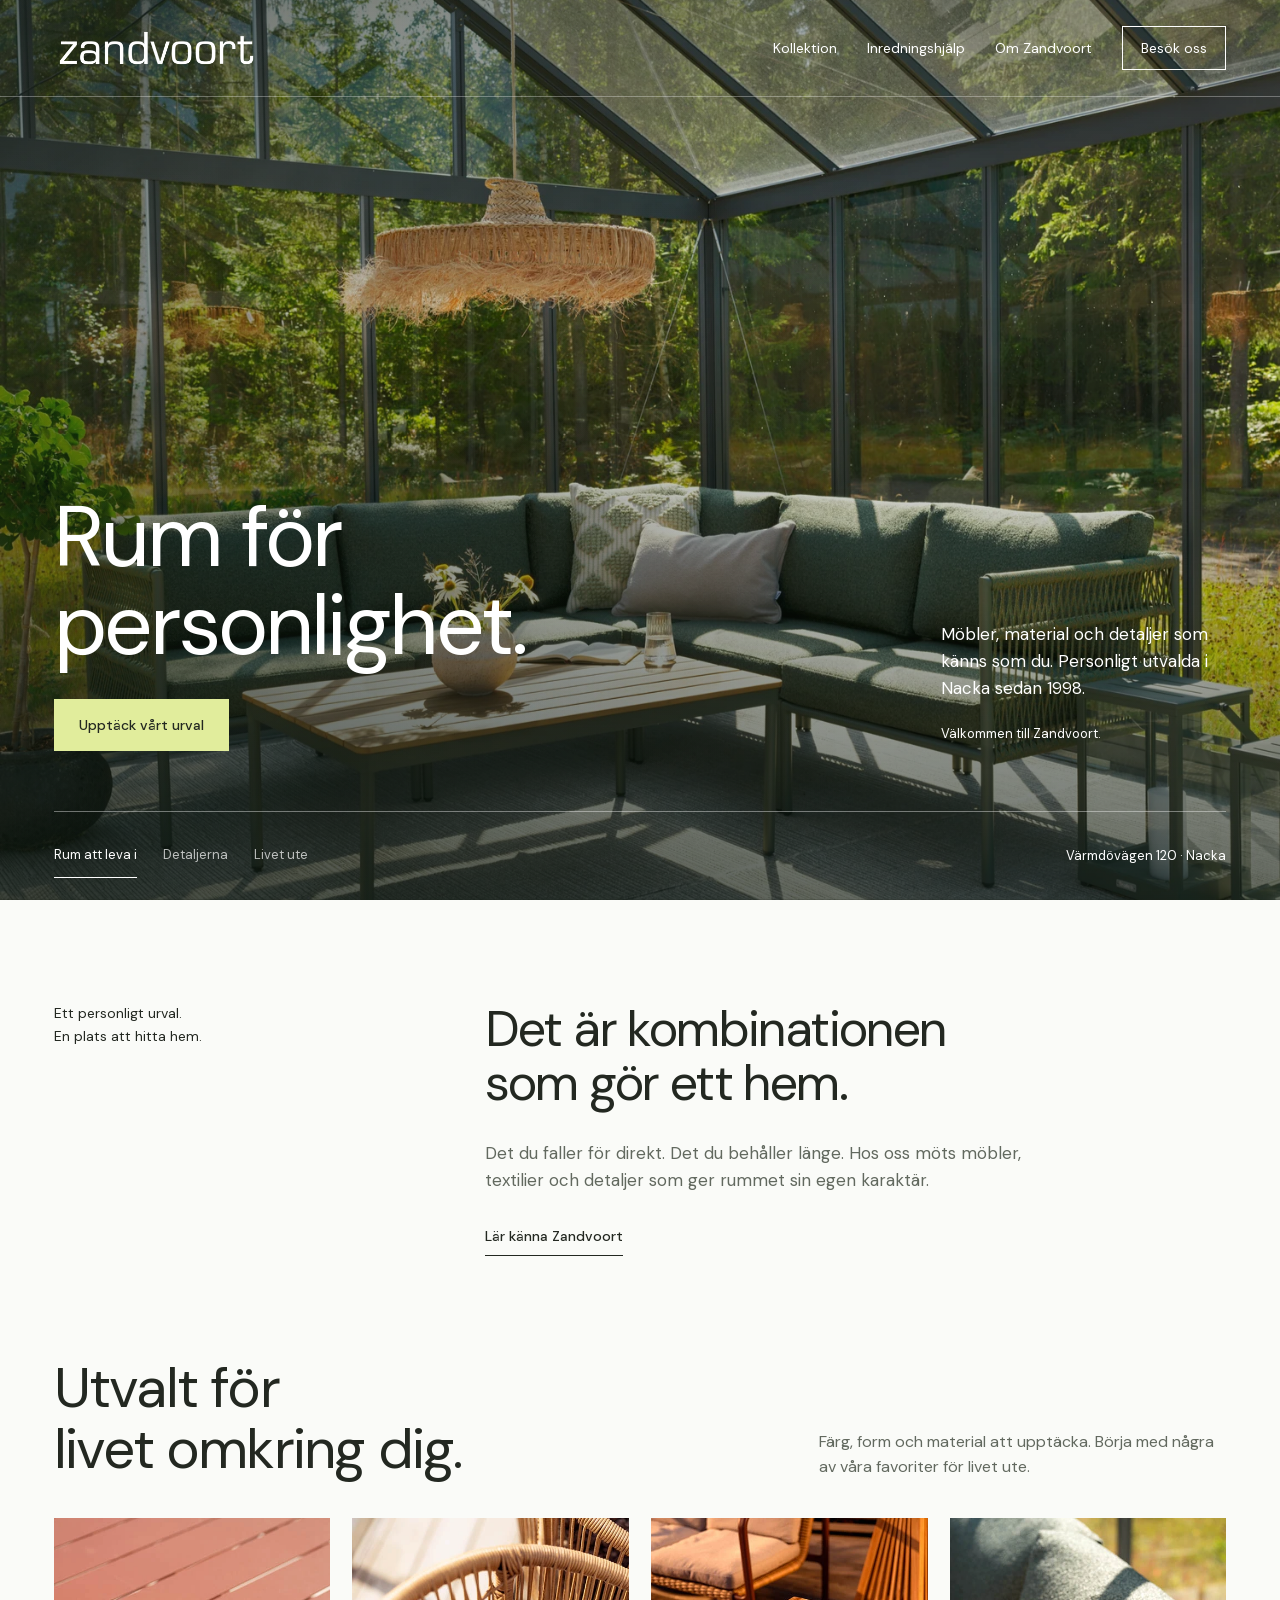
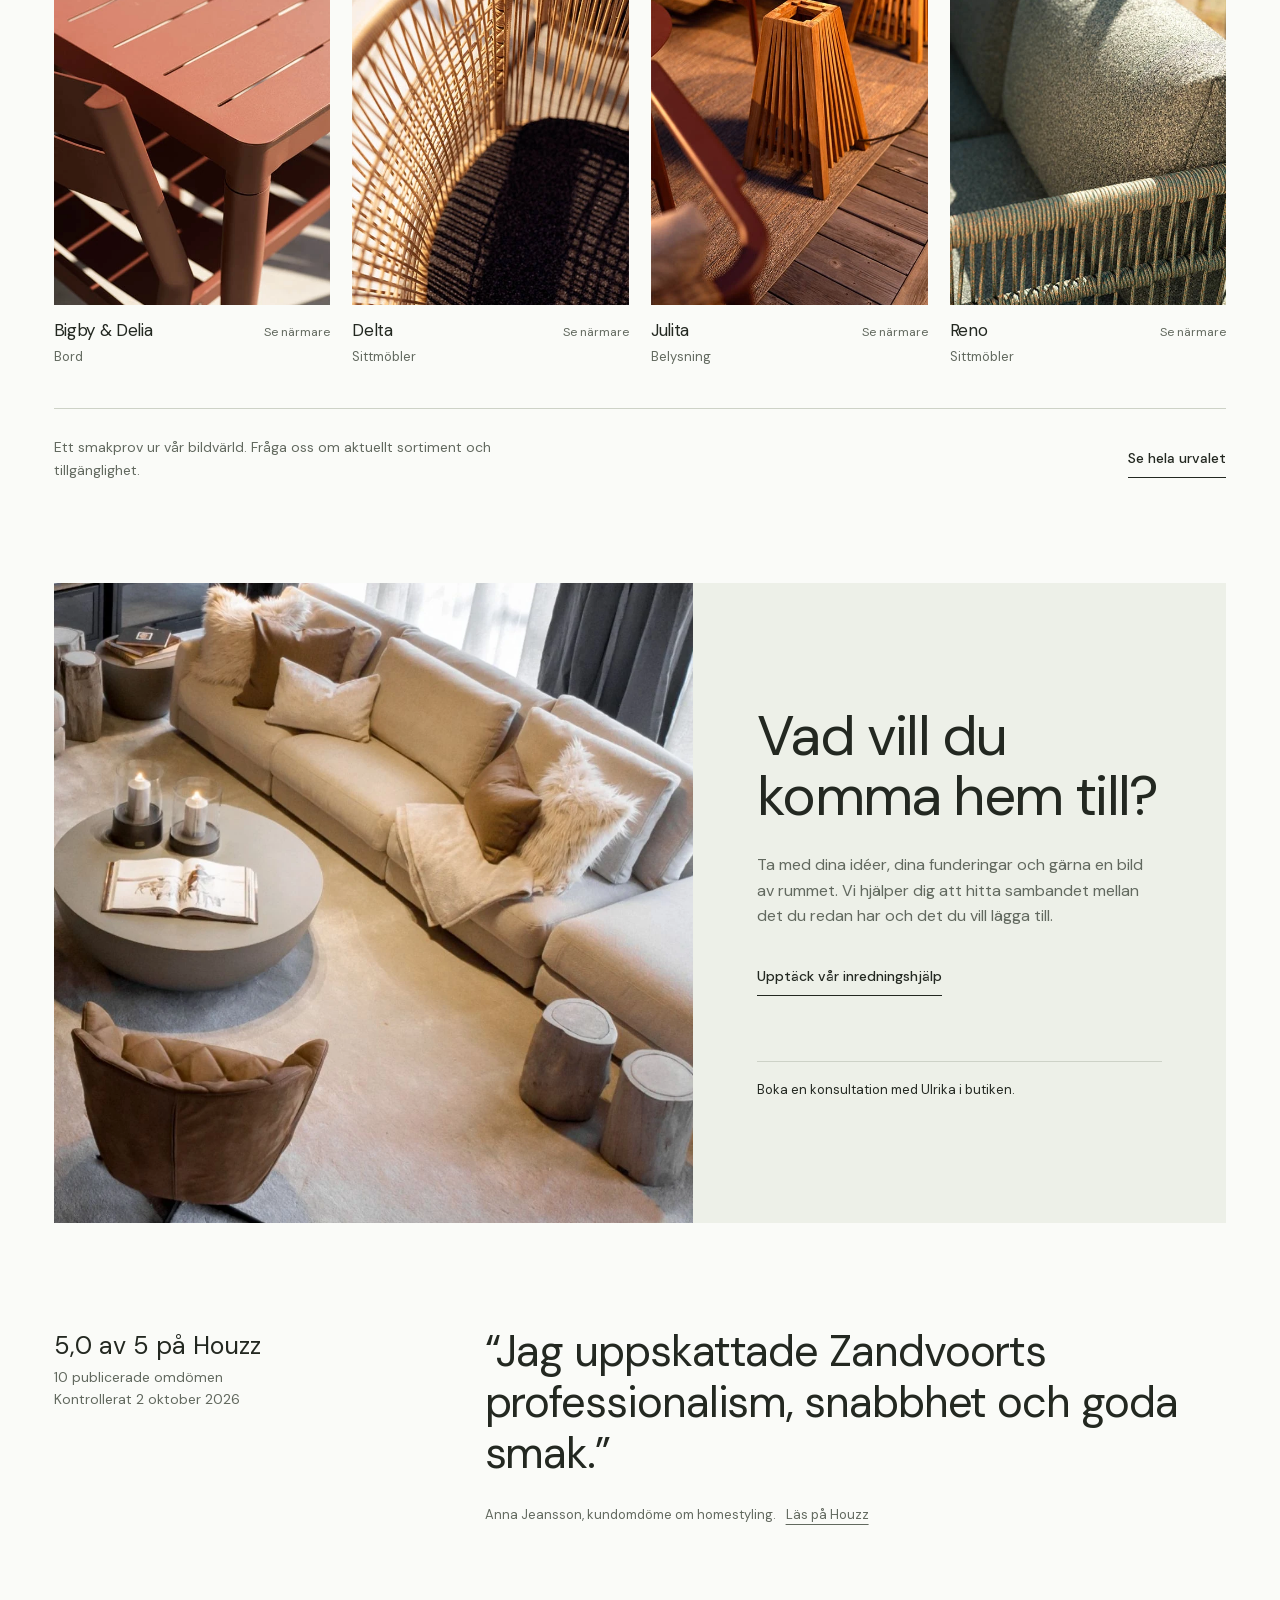
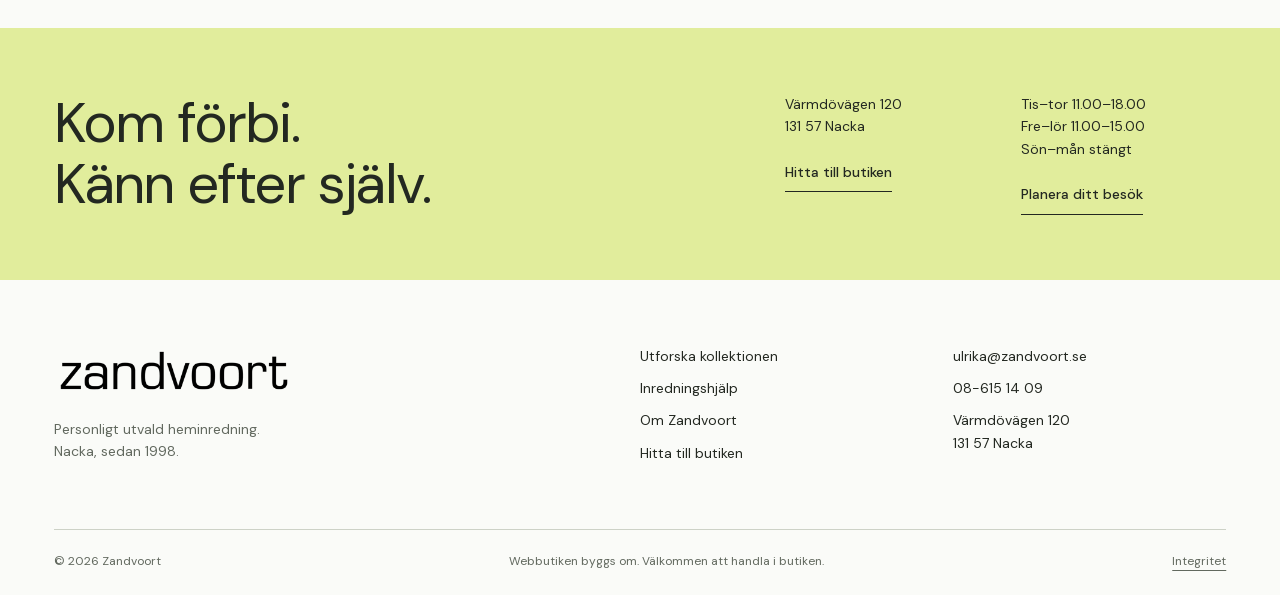
<file: index.html>
<!doctype html><html lang="sv"><head><meta charset="utf-8"><meta name="viewport" content="width=device-width,initial-scale=1"><title>Zandvoort | Rum för personlighet. Inredning i Nacka</title><meta name="description" content="Upptäck personligt utvalda möbler, textilier och inredningsdetaljer hos Zandvoort. Besök butiken i Nacka eller boka inredningshjälp med Ulrika."><meta name="theme-color" content="#232821"><link rel="canonical" href="https://zandvoort-inredning-nacka.carlzzon121.chatgpt.site/"><link rel="icon" type="image/svg+xml" href="data:image/svg+xml,%3Csvg%20xmlns%3D%22http%3A//www.w3.org/2000/svg%22%20viewBox%3D%220%200%2032%2032%22%3E%3Crect%20width%3D%2232%22%20height%3D%2232%22%20fill%3D%22%23e1ed9c%22/%3E%3Cpath%20d%3D%22M9%2010H23L9%2023H23%22%20fill%3D%22none%22%20stroke%3D%22%23232821%22%20stroke-width%3D%222.5%22/%3E%3C/svg%3E"><link rel="preload" href="assets/fonts/dm-sans.woff2" as="font" type="font/woff2" crossorigin><link rel="stylesheet" href="styles.css"><meta property="og:title" content="Zandvoort | Rum för personlighet. Inredning i Nacka"><meta property="og:description" content="Upptäck personligt utvalda möbler, textilier och inredningsdetaljer hos Zandvoort. Besök butiken i Nacka eller boka inredningshjälp med Ulrika."><meta property="og:type" content="website"><meta property="og:url" content="https://zandvoort-inredning-nacka.carlzzon121.chatgpt.site/"><meta property="og:locale" content="sv_SE"><meta property="og:image" content="https://zandvoort.se/og-image.png"><script type="application/ld+json">{"@context": "https://schema.org", "@type": "FurnitureStore", "name": "Zandvoort", "url": "https://zandvoort-inredning-nacka.carlzzon121.chatgpt.site", "telephone": "+46-8-6151409", "email": "ulrika@zandvoort.se", "foundingDate": "1998", "address": {"@type": "PostalAddress", "streetAddress": "Värmdövägen 120", "postalCode": "13157", "addressLocality": "Nacka", "addressCountry": "SE"}, "openingHoursSpecification": [{"@type": "OpeningHoursSpecification", "dayOfWeek": ["Tuesday", "Wednesday", "Thursday"], "opens": "11:00", "closes": "18:00"}, {"@type": "OpeningHoursSpecification", "dayOfWeek": ["Friday", "Saturday"], "opens": "11:00", "closes": "15:00"}]}</script><script src="script.js" defer></script></head><body class="home"><a class="skip" href="#main">Till innehållet</a><header class="header"><a class="brand" href="index.html" aria-label="Zandvoort, startsida"><img src="assets/images/logo.png" width="400" height="85" alt="Zandvoort"></a><button class="menu-button" aria-expanded="false" aria-controls="nav">Meny</button><nav class="nav" id="nav" aria-label="Huvudmeny"><a href="kollektion.html" >Kollektion</a><a href="inredningshjalp.html" >Inredningshjälp</a><a href="om-zandvoort.html" >Om Zandvoort</a><a href="besok-oss.html" class="nav-contact">Besök oss</a></nav></header><main id="main"><section class="hero" aria-label="Välkommen till Zandvoort"><div class="hero-images"><img src="assets/images/hero-1500.webp" srcset="assets/images/hero-800.webp 800w, assets/images/hero-1500.webp 1500w" sizes="(max-aspect-ratio: 3/2) 150vh, 100vw" width="1500" height="1125" alt="Grön soffgrupp i ett ljust växthus, Reno från Brafab" fetchpriority="high" class="hero-photo active"><img data-src="assets/images/detail-1500.webp" data-srcset="assets/images/detail-800.webp 800w, assets/images/detail-1500.webp 1500w" aria-hidden="true" sizes="(max-aspect-ratio: 3/2) 150vh, 100vw" width="1500" height="1000" alt="Grönt utekök i en grönskande miljö, Kelia från Brafab" loading="lazy" class="hero-photo"><img data-src="assets/images/outdoor-1499.webp" data-srcset="assets/images/outdoor-800.webp 800w, assets/images/outdoor-1499.webp 1499w" aria-hidden="true" sizes="(max-aspect-ratio: 3/2) 150vh, 100vw" width="1499" height="999" alt="Kelia planteringsmöbel vid ett växthus" loading="lazy" class="hero-photo"></div><div class="hero-content"><div><h1>Rum för<br><span>personlighet.</span></h1><a class="button" href="kollektion.html">Upptäck vårt urval</a></div><div class="hero-note"><p>Möbler, material och detaljer som känns som du. Personligt utvalda i Nacka sedan 1998.</p><p>Välkommen till Zandvoort.</p></div></div><div class="hero-bottom"><div class="hero-tabs" role="group" aria-label="Välj bildmiljö"><button class="hero-tab" data-slide="0" aria-pressed="true">Rum att leva i</button><button class="hero-tab" data-slide="1" aria-pressed="false">Detaljerna</button><button class="hero-tab" data-slide="2" aria-pressed="false">Livet ute</button></div><span class="hero-location">Värmdövägen 120 · Nacka</span></div></section>
<section class="wrap section intro"><p class="intro-label">Ett personligt urval.<br>En plats att hitta hem.</p><div><h2>Det är kombinationen<br>som gör ett hem.</h2><p class="intro-copy">Det du faller för direkt. Det du behåller länge. Hos oss möts möbler, textilier och detaljer som ger rummet sin egen karaktär.</p><a class="text-link" href="om-zandvoort.html">Lär känna Zandvoort</a></div></section>
<section class="wrap section collection-section" style="padding-top:0"><div class="section-top"><h2>Utvalt för<br>livet omkring dig.</h2><p>Färg, form och material att upptäcka. Börja med några av våra favoriter för livet ute.</p></div><div class="collection-preview"><article class="product" data-category="Bord"><button class="product-button" data-product="2" aria-label="Bigby &amp; Delia, Se närmare, Bord"><div class="product-image"><img src="assets/images/collection-02.webp" width="500" height="700" alt="En röd ton som ger matplatsen ett tydligt uttryck." loading="lazy" decoding="async" class=""></div><div class="product-caption"><h3>Bigby & Delia</h3><span>Se närmare</span></div><span class="product-category">Bord</span></button></article><article class="product" data-category="Sittmöbler"><button class="product-button" data-product="3" aria-label="Delta, Se närmare, Sittmöbler"><div class="product-image"><img src="assets/images/collection-03.webp" width="500" height="700" alt="Flätade detaljer och mjuka linjer, nära materialet." loading="lazy" decoding="async" class=""></div><div class="product-caption"><h3>Delta</h3><span>Se närmare</span></div><span class="product-category">Sittmöbler</span></button></article><article class="product" data-category="Belysning"><button class="product-button" data-product="5" aria-label="Julita, Se närmare, Belysning"><div class="product-image"><img src="assets/images/collection-05.webp" width="500" height="700" alt="Ljuset genom träets ribbor ger kvällen en mjuk inramning." loading="lazy" decoding="async" class=""></div><div class="product-caption"><h3>Julita</h3><span>Se närmare</span></div><span class="product-category">Belysning</span></button></article><article class="product" data-category="Sittmöbler"><button class="product-button" data-product="13" aria-label="Reno, Se närmare, Sittmöbler"><div class="product-image"><img src="assets/images/collection-13.webp" width="500" height="700" alt="Gröna toner, taktila ytor och omsorg om de små detaljerna." loading="lazy" decoding="async" class=""></div><div class="product-caption"><h3>Reno</h3><span>Se närmare</span></div><span class="product-category">Sittmöbler</span></button></article></div><div class="collection-footer"><p>Ett smakprov ur vår bildvärld. Fråga oss om aktuellt sortiment och tillgänglighet.</p><a class="text-link" href="kollektion.html">Se hela urvalet</a></div></section>
<section class="feature"><div class="feature-image"><img src="assets/images/room-1080.webp" srcset="assets/images/room-800.webp 800w, assets/images/room-1080.webp 1080w" sizes="100vw" width="1080" height="1080" alt="Interiör med genomtänkta möbler, färger och detaljer" loading="lazy" class=""></div><div class="feature-copy"><h2>Vad vill du<br>komma hem till?</h2><p>Ta med dina idéer, dina funderingar och gärna en bild av rummet. Vi hjälper dig att hitta sambandet mellan det du redan har och det du vill lägga till.</p><a class="text-link" href="inredningshjalp.html">Upptäck vår inredningshjälp</a><div class="feature-note">Boka en konsultation med Ulrika i butiken.</div></div></section>
<section class="wrap section quote-section"><div class="quote-meta"><strong>5,0 av 5 på Houzz</strong><p>10 publicerade omdömen<br>Kontrollerat 2 oktober 2026</p></div><div><blockquote>“Jag uppskattade Zandvoorts professionalism, snabbhet och goda smak.”</blockquote><span class="quote-source">Anna Jeansson, kundomdöme om homestyling.<a href="https://www.houzz.se/experter/inredningsarkitekter-och-inredare/zandvoort-inredning-pfvwse-pf~1738309408" target="_blank" rel="noopener">Läs på Houzz</a></span></div></section><section class="visit-band"><h2>Kom förbi.<br>Känn efter själv.</h2><div class="visit-details"><div><p>Värmdövägen 120<br>131 57 Nacka</p><a class="text-link" href="https://www.google.com/maps/search/?api=1&query=Zandvoort+V%C3%A4rmd%C3%B6v%C3%A4gen+120+Nacka" target="_blank" rel="noopener">Hitta till butiken</a></div><div><p>Tis–tor 11.00–18.00<br>Fre–lör 11.00–15.00<br>Sön–mån stängt</p><a class="text-link" href="besok-oss.html">Planera ditt besök</a></div></div></section></main><footer class="footer"><div class="footer-main"><div class="footer-brand"><a href="index.html" aria-label="Zandvoort, startsida"><img class="footer-logo" src="assets/images/logo.png" width="400" height="85" alt="Zandvoort"></a><p class="footer-lead">Personligt utvald heminredning.<br>Nacka, sedan 1998.</p></div><div class="footer-links"><a href="kollektion.html">Utforska kollektionen</a><a href="inredningshjalp.html">Inredningshjälp</a><a href="om-zandvoort.html">Om Zandvoort</a><a href="besok-oss.html">Hitta till butiken</a></div><div class="footer-links"><a href="mailto:ulrika@zandvoort.se">ulrika@zandvoort.se</a><a href="tel:+4686151409">08-615 14 09</a><address>Värmdövägen 120<br>131 57 Nacka</address></div></div><div class="footer-bottom"><p>© 2026 Zandvoort</p><p>Webbutiken byggs om. Välkommen att handla i butiken.</p><a href="integritet.html">Integritet</a></div></footer><dialog class="product-dialog" aria-labelledby="product-title"><button class="dialog-close" aria-label="Stäng produkt">Stäng</button><div class="dialog-grid"><div class="dialog-image"><img id="product-photo" src="assets/images/collection-00.webp" loading="lazy" alt="" width="500" height="700"><p id="image-status" role="status"></p></div><div class="dialog-copy"><h2 id="product-title"></h2><p id="product-description"></p><p class="product-disclaimer">Vill du veta mer om mått, utföranden, pris eller tillgänglighet? Kontakta butiken så hjälper vi dig.</p><a class="button" id="product-inquiry" href="mailto:ulrika@zandvoort.se">Fråga om produkten</a><a class="text-link" href="tel:+4686151409">Ring 08-615 14 09</a><p class="email-note">Öppnar ett utkast i din mejlapp.</p></div></div></dialog><script type="application/json" id="product-data">[["Arts", "Bord", "Ett litet bord som ger plats åt kaffekoppen, boken och stunderna ute."], ["Belfort", "Detaljer", "Ljuspunkter som gör uteplatsen lika inbjudande på kvällen."], ["Bigby & Delia", "Bord", "En röd ton som ger matplatsen ett tydligt uttryck."], ["Delta", "Sittmöbler", "Flätade detaljer och mjuka linjer, nära materialet."], ["Joe & Delta", "Sittmöbler", "En avskalad matplats för balkongen eller den mindre terrassen."], ["Julita", "Belysning", "Ljuset genom träets ribbor ger kvällen en mjuk inramning."], ["Kelia Grower", "Uteliv", "Grönska och praktisk avställning intill växthuset."], ["Kelia", "Uteliv", "En grön möbelmiljö för matlagning och umgänge utomhus."], ["Lily & Kastos", "Sittmöbler", "Avslappnade former och en generös plats att samlas."], ["Motty", "Sittmöbler", "Dämpat grönt möter flätade detaljer och mjuk textil."], ["Paulina", "Sittmöbler", "Runda former, flätad struktur och en ombonad känsla."], ["Peace DK", "Bord", "En rund matplats som samlar sällskapet."], ["Peace & Delia", "Bord", "Mjuka kulörer och en lätt känsla för livet utomhus."], ["Reno", "Sittmöbler", "Gröna toner, taktila ytor och omsorg om de små detaljerna."], ["Samvaro", "Uteliv", "En avställningsyta för de långa stunderna vid poolen."]]</script></body></html>
</file>
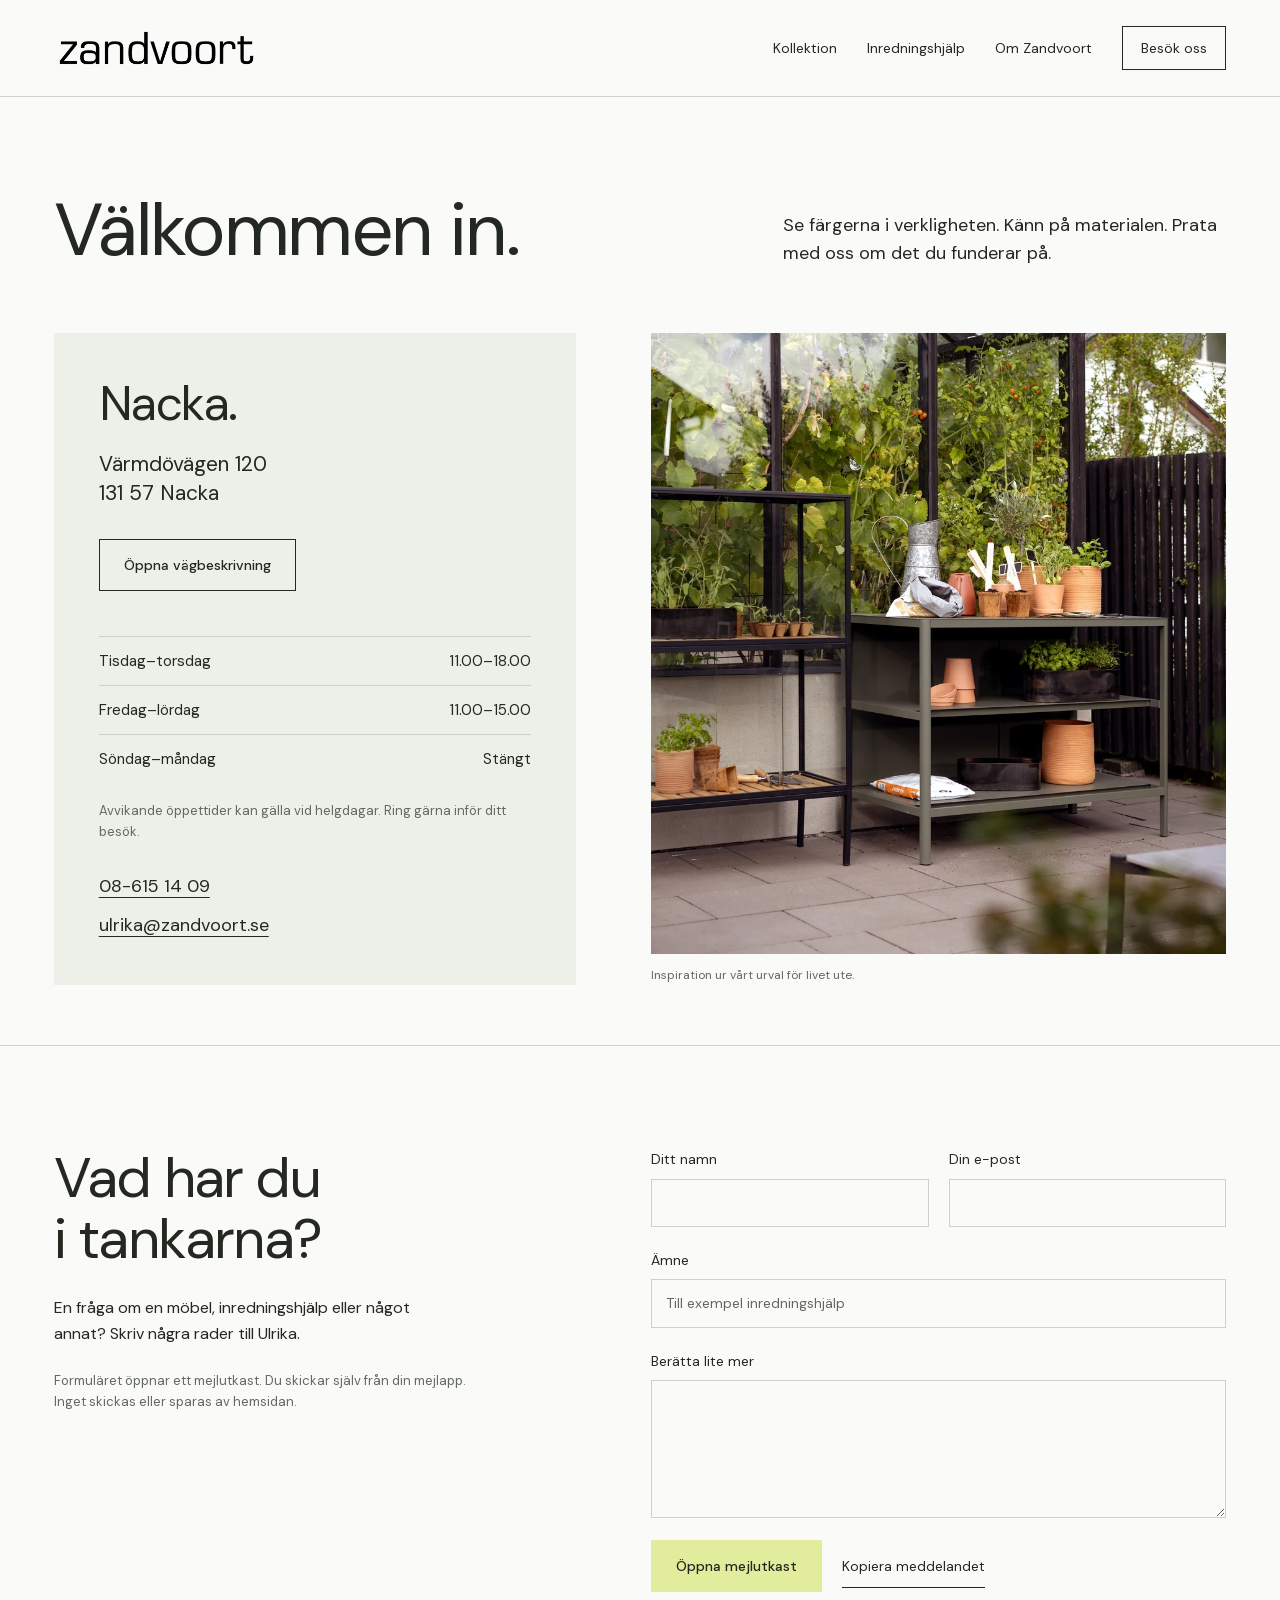
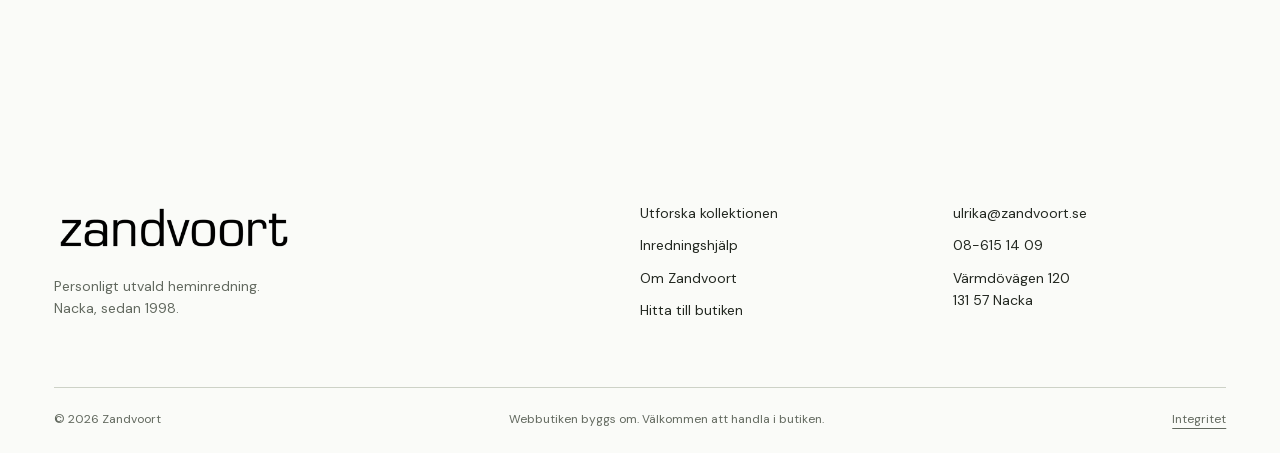
<file: besok-oss.html>
<!doctype html><html lang="sv"><head><meta charset="utf-8"><meta name="viewport" content="width=device-width,initial-scale=1"><title>Besök Zandvoort | Öppettider &amp; kontakt i Nacka</title><meta name="description" content="Besök Zandvoort på Värmdövägen 120 i Nacka. Öppettider tis–tor11–18 och fre–lör11–15. Kontakta Ulrika för inredning och produktfrågor."><meta name="theme-color" content="#232821"><link rel="canonical" href="https://zandvoort-inredning-nacka.carlzzon121.chatgpt.site/besok-oss.html"><link rel="icon" type="image/svg+xml" href="data:image/svg+xml,%3Csvg%20xmlns%3D%22http%3A//www.w3.org/2000/svg%22%20viewBox%3D%220%200%2032%2032%22%3E%3Crect%20width%3D%2232%22%20height%3D%2232%22%20fill%3D%22%23e1ed9c%22/%3E%3Cpath%20d%3D%22M9%2010H23L9%2023H23%22%20fill%3D%22none%22%20stroke%3D%22%23232821%22%20stroke-width%3D%222.5%22/%3E%3C/svg%3E"><link rel="preload" href="assets/fonts/dm-sans.woff2" as="font" type="font/woff2" crossorigin><link rel="stylesheet" href="styles.css"><meta property="og:title" content="Besök Zandvoort | Öppettider &amp; kontakt i Nacka"><meta property="og:description" content="Besök Zandvoort på Värmdövägen 120 i Nacka. Öppettider tis–tor11–18 och fre–lör11–15. Kontakta Ulrika för inredning och produktfrågor."><meta property="og:type" content="website"><meta property="og:url" content="https://zandvoort-inredning-nacka.carlzzon121.chatgpt.site/besok-oss.html"><meta property="og:locale" content="sv_SE"><meta property="og:image" content="https://zandvoort.se/og-image.png"><script type="application/ld+json">{"@context": "https://schema.org", "@type": "FurnitureStore", "name": "Zandvoort", "url": "https://zandvoort-inredning-nacka.carlzzon121.chatgpt.site", "telephone": "+46-8-6151409", "email": "ulrika@zandvoort.se", "foundingDate": "1998", "address": {"@type": "PostalAddress", "streetAddress": "Värmdövägen 120", "postalCode": "13157", "addressLocality": "Nacka", "addressCountry": "SE"}, "openingHoursSpecification": [{"@type": "OpeningHoursSpecification", "dayOfWeek": ["Tuesday", "Wednesday", "Thursday"], "opens": "11:00", "closes": "18:00"}, {"@type": "OpeningHoursSpecification", "dayOfWeek": ["Friday", "Saturday"], "opens": "11:00", "closes": "15:00"}]}</script><script src="script.js" defer></script></head><body class="inner"><a class="skip" href="#main">Till innehållet</a><header class="header"><a class="brand" href="index.html" aria-label="Zandvoort, startsida"><img src="assets/images/logo.png" width="400" height="85" alt="Zandvoort"></a><button class="menu-button" aria-expanded="false" aria-controls="nav">Meny</button><nav class="nav" id="nav" aria-label="Huvudmeny"><a href="kollektion.html" >Kollektion</a><a href="inredningshjalp.html" >Inredningshjälp</a><a href="om-zandvoort.html" >Om Zandvoort</a><a href="besok-oss.html" aria-current="page" class="nav-contact">Besök oss</a></nav></header><main id="main"><section class="wrap page-intro contact-intro"><h1>Välkommen in.</h1><div class="page-lead"><p>Se färgerna i verkligheten. Känn på materialen. Prata med oss om det du funderar på.</p></div></section><section class="wrap contact-layout"><div class="store-card"><h2>Nacka.</h2><address>Värmdövägen 120<br>131 57 Nacka</address><a class="button line" href="https://www.google.com/maps/search/?api=1&query=Zandvoort+V%C3%A4rmd%C3%B6v%C3%A4gen+120+Nacka" target="_blank" rel="noopener">Öppna vägbeskrivning</a><div class="hours"><div><span>Tisdag–torsdag</span><span>11.00–18.00</span></div><div><span>Fredag–lördag</span><span>11.00–15.00</span></div><div><span>Söndag–måndag</span><span>Stängt</span></div></div><p class="small">Avvikande öppettider kan gälla vid helgdagar. Ring gärna inför ditt besök.</p><div class="contact-direct"><a href="tel:+4686151409">08-615 14 09</a><a href="mailto:ulrika@zandvoort.se">ulrika@zandvoort.se</a></div></div><div class="contact-image"><img src="assets/images/outdoor-1499.webp" srcset="assets/images/outdoor-800.webp 800w, assets/images/outdoor-1499.webp 1499w" sizes="100vw" width="1499" height="999" alt="Grönskande miljö med möbler ur Zandvoorts bildvärld" loading="lazy" class=""><span>Inspiration ur vårt urval för livet ute.</span></div></section><section class="wrap section enquiry" id="forfragan"><div><h2>Vad har du<br>i tankarna?</h2><p>En fråga om en möbel, inredningshjälp eller något annat? Skriv några rader till Ulrika.</p><p class="small">Formuläret öppnar ett mejlutkast. Du skickar själv från din mejlapp. Inget skickas eller sparas av hemsidan.</p></div><form id="enquiry-form"><div class="form-row"><label>Ditt namn<input name="name" autocomplete="name" required maxlength="100"></label><label>Din e-post<input name="email" type="email" autocomplete="email" required maxlength="180"></label></div><label>Ämne<input name="topic" maxlength="180" placeholder="Till exempel inredningshjälp"></label><label>Berätta lite mer<textarea name="message" rows="5" required maxlength="4000"></textarea></label><div class="form-actions"><button class="button" type="submit">Öppna mejlutkast</button><button class="copy-button" type="button">Kopiera meddelandet</button></div><p id="form-status" class="form-status" role="status" aria-live="polite"></p><noscript><p>Mejla direkt till <a href="mailto:ulrika@zandvoort.se">ulrika@zandvoort.se</a>.</p></noscript></form></section></main><footer class="footer"><div class="footer-main"><div class="footer-brand"><a href="index.html" aria-label="Zandvoort, startsida"><img class="footer-logo" src="assets/images/logo.png" width="400" height="85" alt="Zandvoort"></a><p class="footer-lead">Personligt utvald heminredning.<br>Nacka, sedan 1998.</p></div><div class="footer-links"><a href="kollektion.html">Utforska kollektionen</a><a href="inredningshjalp.html">Inredningshjälp</a><a href="om-zandvoort.html">Om Zandvoort</a><a href="besok-oss.html">Hitta till butiken</a></div><div class="footer-links"><a href="mailto:ulrika@zandvoort.se">ulrika@zandvoort.se</a><a href="tel:+4686151409">08-615 14 09</a><address>Värmdövägen 120<br>131 57 Nacka</address></div></div><div class="footer-bottom"><p>© 2026 Zandvoort</p><p>Webbutiken byggs om. Välkommen att handla i butiken.</p><a href="integritet.html">Integritet</a></div></footer><dialog class="product-dialog" aria-labelledby="product-title"><button class="dialog-close" aria-label="Stäng produkt">Stäng</button><div class="dialog-grid"><div class="dialog-image"><img id="product-photo" src="assets/images/collection-00.webp" loading="lazy" alt="" width="500" height="700"><p id="image-status" role="status"></p></div><div class="dialog-copy"><h2 id="product-title"></h2><p id="product-description"></p><p class="product-disclaimer">Vill du veta mer om mått, utföranden, pris eller tillgänglighet? Kontakta butiken så hjälper vi dig.</p><a class="button" id="product-inquiry" href="mailto:ulrika@zandvoort.se">Fråga om produkten</a><a class="text-link" href="tel:+4686151409">Ring 08-615 14 09</a><p class="email-note">Öppnar ett utkast i din mejlapp.</p></div></div></dialog><script type="application/json" id="product-data">[["Arts", "Bord", "Ett litet bord som ger plats åt kaffekoppen, boken och stunderna ute."], ["Belfort", "Detaljer", "Ljuspunkter som gör uteplatsen lika inbjudande på kvällen."], ["Bigby & Delia", "Bord", "En röd ton som ger matplatsen ett tydligt uttryck."], ["Delta", "Sittmöbler", "Flätade detaljer och mjuka linjer, nära materialet."], ["Joe & Delta", "Sittmöbler", "En avskalad matplats för balkongen eller den mindre terrassen."], ["Julita", "Belysning", "Ljuset genom träets ribbor ger kvällen en mjuk inramning."], ["Kelia Grower", "Uteliv", "Grönska och praktisk avställning intill växthuset."], ["Kelia", "Uteliv", "En grön möbelmiljö för matlagning och umgänge utomhus."], ["Lily & Kastos", "Sittmöbler", "Avslappnade former och en generös plats att samlas."], ["Motty", "Sittmöbler", "Dämpat grönt möter flätade detaljer och mjuk textil."], ["Paulina", "Sittmöbler", "Runda former, flätad struktur och en ombonad känsla."], ["Peace DK", "Bord", "En rund matplats som samlar sällskapet."], ["Peace & Delia", "Bord", "Mjuka kulörer och en lätt känsla för livet utomhus."], ["Reno", "Sittmöbler", "Gröna toner, taktila ytor och omsorg om de små detaljerna."], ["Samvaro", "Uteliv", "En avställningsyta för de långa stunderna vid poolen."]]</script></body></html>
</file>
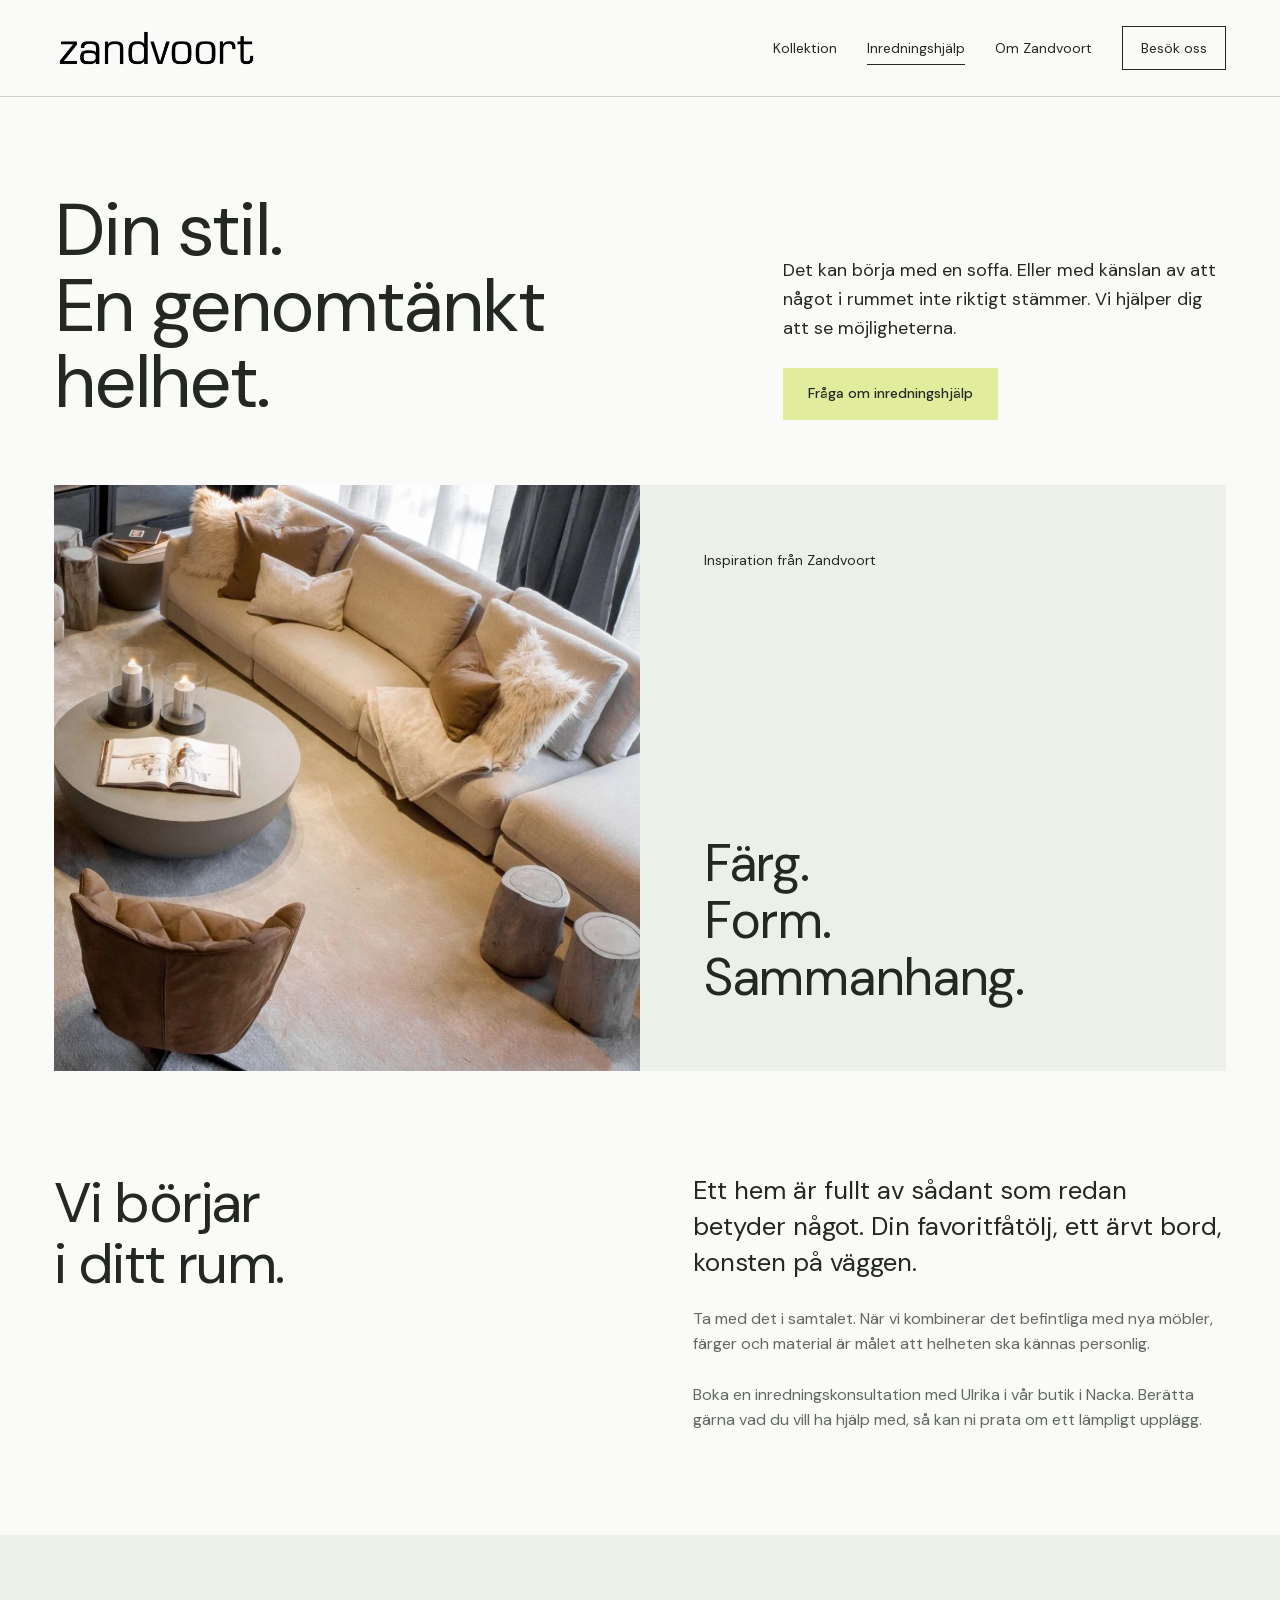
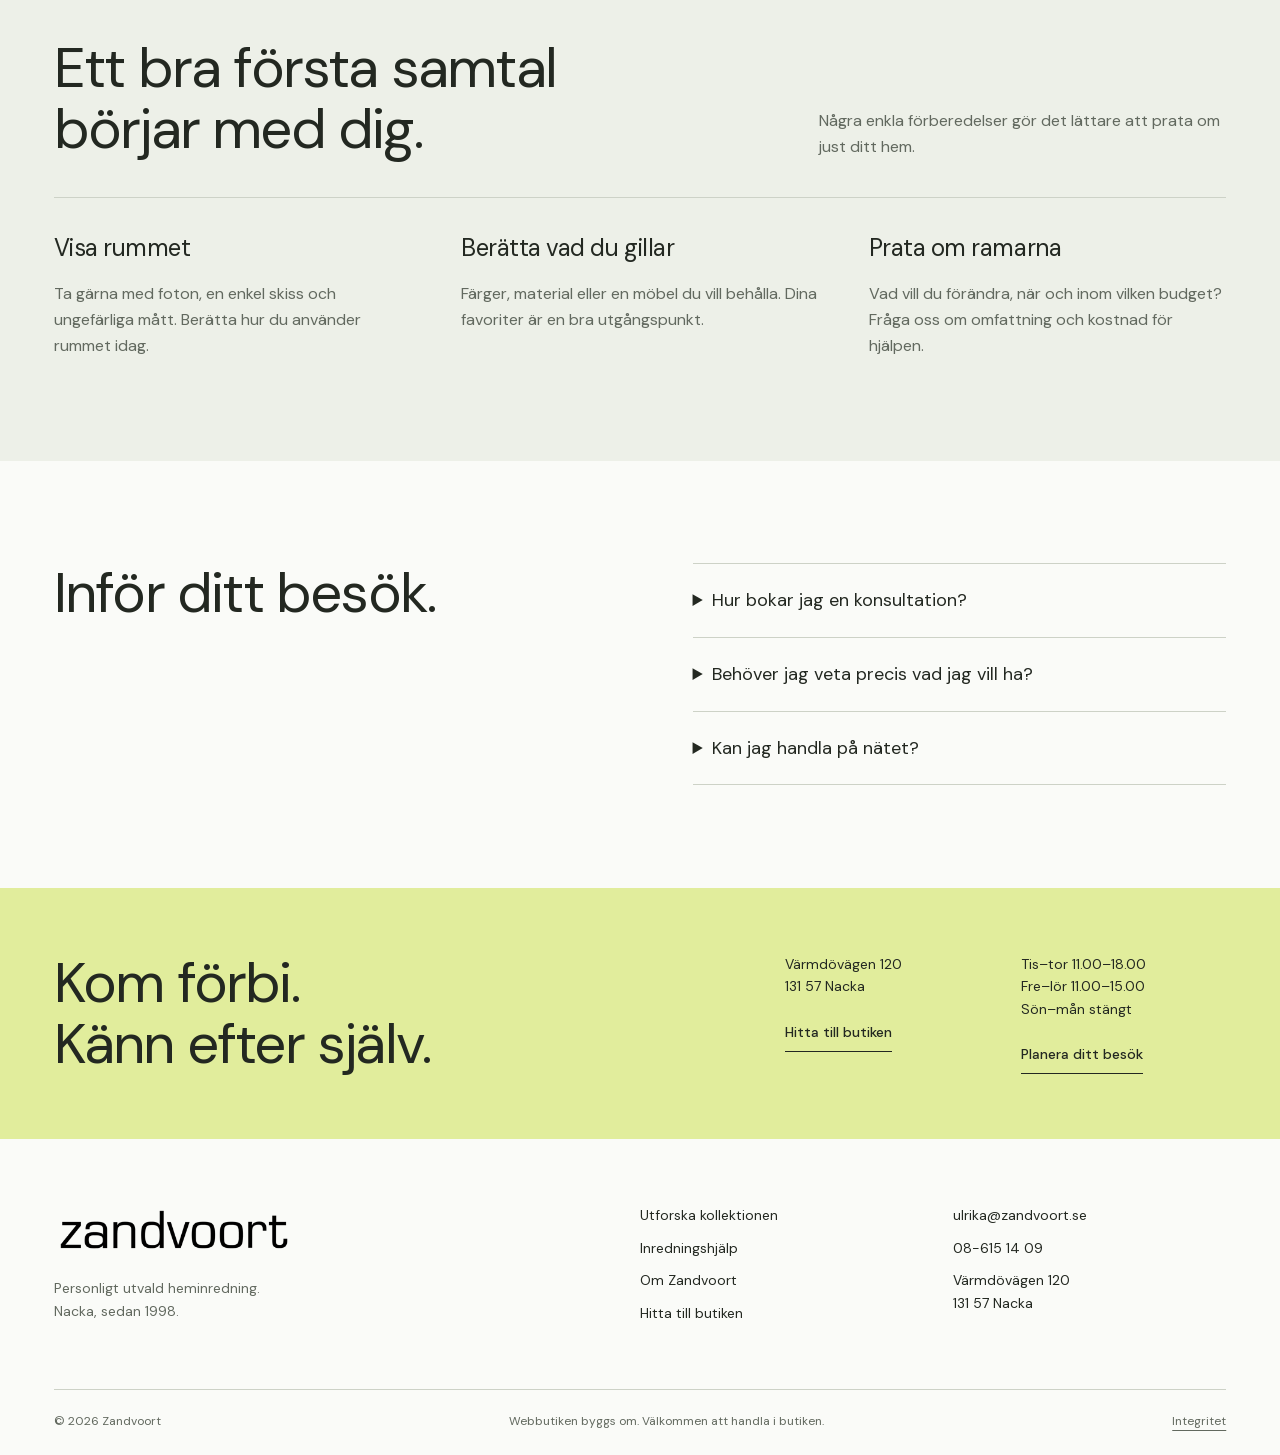
<file: inredningshjalp.html>
<!doctype html><html lang="sv"><head><meta charset="utf-8"><meta name="viewport" content="width=device-width,initial-scale=1"><title>Inredningshjälp i Nacka | Zandvoort</title><meta name="description" content="Få hjälp att hitta en personlig helhet i ditt hem. Kontakta Ulrika hos Zandvoort för en inredningskonsultation i butiken i Nacka."><meta name="theme-color" content="#232821"><link rel="canonical" href="https://zandvoort-inredning-nacka.carlzzon121.chatgpt.site/inredningshjalp.html"><link rel="icon" type="image/svg+xml" href="data:image/svg+xml,%3Csvg%20xmlns%3D%22http%3A//www.w3.org/2000/svg%22%20viewBox%3D%220%200%2032%2032%22%3E%3Crect%20width%3D%2232%22%20height%3D%2232%22%20fill%3D%22%23e1ed9c%22/%3E%3Cpath%20d%3D%22M9%2010H23L9%2023H23%22%20fill%3D%22none%22%20stroke%3D%22%23232821%22%20stroke-width%3D%222.5%22/%3E%3C/svg%3E"><link rel="preload" href="assets/fonts/dm-sans.woff2" as="font" type="font/woff2" crossorigin><link rel="stylesheet" href="styles.css"><meta property="og:title" content="Inredningshjälp i Nacka | Zandvoort"><meta property="og:description" content="Få hjälp att hitta en personlig helhet i ditt hem. Kontakta Ulrika hos Zandvoort för en inredningskonsultation i butiken i Nacka."><meta property="og:type" content="website"><meta property="og:url" content="https://zandvoort-inredning-nacka.carlzzon121.chatgpt.site/inredningshjalp.html"><meta property="og:locale" content="sv_SE"><meta property="og:image" content="https://zandvoort.se/og-image.png"><script type="application/ld+json">{"@context": "https://schema.org", "@type": "FurnitureStore", "name": "Zandvoort", "url": "https://zandvoort-inredning-nacka.carlzzon121.chatgpt.site", "telephone": "+46-8-6151409", "email": "ulrika@zandvoort.se", "foundingDate": "1998", "address": {"@type": "PostalAddress", "streetAddress": "Värmdövägen 120", "postalCode": "13157", "addressLocality": "Nacka", "addressCountry": "SE"}, "openingHoursSpecification": [{"@type": "OpeningHoursSpecification", "dayOfWeek": ["Tuesday", "Wednesday", "Thursday"], "opens": "11:00", "closes": "18:00"}, {"@type": "OpeningHoursSpecification", "dayOfWeek": ["Friday", "Saturday"], "opens": "11:00", "closes": "15:00"}]}</script><script src="script.js" defer></script></head><body class="inner"><a class="skip" href="#main">Till innehållet</a><header class="header"><a class="brand" href="index.html" aria-label="Zandvoort, startsida"><img src="assets/images/logo.png" width="400" height="85" alt="Zandvoort"></a><button class="menu-button" aria-expanded="false" aria-controls="nav">Meny</button><nav class="nav" id="nav" aria-label="Huvudmeny"><a href="kollektion.html" >Kollektion</a><a href="inredningshjalp.html" aria-current="page" >Inredningshjälp</a><a href="om-zandvoort.html" >Om Zandvoort</a><a href="besok-oss.html" class="nav-contact">Besök oss</a></nav></header><main id="main"><section class="wrap page-intro"><h1>Din stil.<br>En genomtänkt helhet.</h1><div class="page-lead"><p>Det kan börja med en soffa. Eller med känslan av att något i rummet inte riktigt stämmer. Vi hjälper dig att se möjligheterna.</p><a class="button" href="besok-oss.html?amne=inredning#forfragan">Fråga om inredningshjälp</a></div></section><div class="consultation-photo wrap"><img src="assets/images/room-1080.webp" srcset="assets/images/room-800.webp 800w, assets/images/room-1080.webp 1080w" sizes="100vw" width="1080" height="1080" alt="Soffgrupp med ljusa textilier och runda bord, publicerad av Zandvoort" loading="lazy" class=""><div class="photo-caption"><span>Inspiration från Zandvoort</span><span>Färg. Form. Sammanhang.</span></div></div><section class="wrap section editorial"><h2>Vi börjar<br>i ditt rum.</h2><div><p class="large-body">Ett hem är fullt av sådant som redan betyder något. Din favoritfåtölj, ett ärvt bord, konsten på väggen.</p><p>Ta med det i samtalet. När vi kombinerar det befintliga med nya möbler, färger och material är målet att helheten ska kännas personlig.</p><p>Boka en inredningskonsultation med Ulrika i vår butik i Nacka. Berätta gärna vad du vill ha hjälp med, så kan ni prata om ett lämpligt upplägg.</p></div></section><section class="wrap section preparation"><div class="section-top"><h2>Ett bra första samtal<br>börjar med dig.</h2><p>Några enkla förberedelser gör det lättare att prata om just ditt hem.</p></div><div class="preparation-grid"><div><h3>Visa rummet</h3><p>Ta gärna med foton, en enkel skiss och ungefärliga mått. Berätta hur du använder rummet idag.</p></div><div><h3>Berätta vad du gillar</h3><p>Färger, material eller en möbel du vill behålla. Dina favoriter är en bra utgångspunkt.</p></div><div><h3>Prata om ramarna</h3><p>Vad vill du förändra, när och inom vilken budget? Fråga oss om omfattning och kostnad för hjälpen.</p></div></div></section><section class="wrap section faq-section"><h2>Inför ditt besök.</h2><div><details><summary>Hur bokar jag en konsultation?</summary><p>Mejla <a href="mailto:ulrika@zandvoort.se">ulrika@zandvoort.se</a> eller ring <a href="tel:+4686151409">08-615 14 09</a>. Berätta kort vad du vill ha hjälp med. Tid och upplägg bekräftas direkt med butiken.</p></details><details><summary>Behöver jag veta precis vad jag vill ha?</summary><p>Nej. Börja med det du har funderat på och det du tycker om. Bilder på ditt hem och dina idéer gör samtalet mer konkret.</p></details><details><summary>Kan jag handla på nätet?</summary><p>Webbutiken byggs om. Just nu är du välkommen att handla i den fysiska butiken eller kontakta oss med frågor om sortimentet.</p></details></div></section><section class="visit-band"><h2>Kom förbi.<br>Känn efter själv.</h2><div class="visit-details"><div><p>Värmdövägen 120<br>131 57 Nacka</p><a class="text-link" href="https://www.google.com/maps/search/?api=1&query=Zandvoort+V%C3%A4rmd%C3%B6v%C3%A4gen+120+Nacka" target="_blank" rel="noopener">Hitta till butiken</a></div><div><p>Tis–tor 11.00–18.00<br>Fre–lör 11.00–15.00<br>Sön–mån stängt</p><a class="text-link" href="besok-oss.html">Planera ditt besök</a></div></div></section></main><footer class="footer"><div class="footer-main"><div class="footer-brand"><a href="index.html" aria-label="Zandvoort, startsida"><img class="footer-logo" src="assets/images/logo.png" width="400" height="85" alt="Zandvoort"></a><p class="footer-lead">Personligt utvald heminredning.<br>Nacka, sedan 1998.</p></div><div class="footer-links"><a href="kollektion.html">Utforska kollektionen</a><a href="inredningshjalp.html">Inredningshjälp</a><a href="om-zandvoort.html">Om Zandvoort</a><a href="besok-oss.html">Hitta till butiken</a></div><div class="footer-links"><a href="mailto:ulrika@zandvoort.se">ulrika@zandvoort.se</a><a href="tel:+4686151409">08-615 14 09</a><address>Värmdövägen 120<br>131 57 Nacka</address></div></div><div class="footer-bottom"><p>© 2026 Zandvoort</p><p>Webbutiken byggs om. Välkommen att handla i butiken.</p><a href="integritet.html">Integritet</a></div></footer><dialog class="product-dialog" aria-labelledby="product-title"><button class="dialog-close" aria-label="Stäng produkt">Stäng</button><div class="dialog-grid"><div class="dialog-image"><img id="product-photo" src="assets/images/collection-00.webp" loading="lazy" alt="" width="500" height="700"><p id="image-status" role="status"></p></div><div class="dialog-copy"><h2 id="product-title"></h2><p id="product-description"></p><p class="product-disclaimer">Vill du veta mer om mått, utföranden, pris eller tillgänglighet? Kontakta butiken så hjälper vi dig.</p><a class="button" id="product-inquiry" href="mailto:ulrika@zandvoort.se">Fråga om produkten</a><a class="text-link" href="tel:+4686151409">Ring 08-615 14 09</a><p class="email-note">Öppnar ett utkast i din mejlapp.</p></div></div></dialog><script type="application/json" id="product-data">[["Arts", "Bord", "Ett litet bord som ger plats åt kaffekoppen, boken och stunderna ute."], ["Belfort", "Detaljer", "Ljuspunkter som gör uteplatsen lika inbjudande på kvällen."], ["Bigby & Delia", "Bord", "En röd ton som ger matplatsen ett tydligt uttryck."], ["Delta", "Sittmöbler", "Flätade detaljer och mjuka linjer, nära materialet."], ["Joe & Delta", "Sittmöbler", "En avskalad matplats för balkongen eller den mindre terrassen."], ["Julita", "Belysning", "Ljuset genom träets ribbor ger kvällen en mjuk inramning."], ["Kelia Grower", "Uteliv", "Grönska och praktisk avställning intill växthuset."], ["Kelia", "Uteliv", "En grön möbelmiljö för matlagning och umgänge utomhus."], ["Lily & Kastos", "Sittmöbler", "Avslappnade former och en generös plats att samlas."], ["Motty", "Sittmöbler", "Dämpat grönt möter flätade detaljer och mjuk textil."], ["Paulina", "Sittmöbler", "Runda former, flätad struktur och en ombonad känsla."], ["Peace DK", "Bord", "En rund matplats som samlar sällskapet."], ["Peace & Delia", "Bord", "Mjuka kulörer och en lätt känsla för livet utomhus."], ["Reno", "Sittmöbler", "Gröna toner, taktila ytor och omsorg om de små detaljerna."], ["Samvaro", "Uteliv", "En avställningsyta för de långa stunderna vid poolen."]]</script></body></html>
</file>
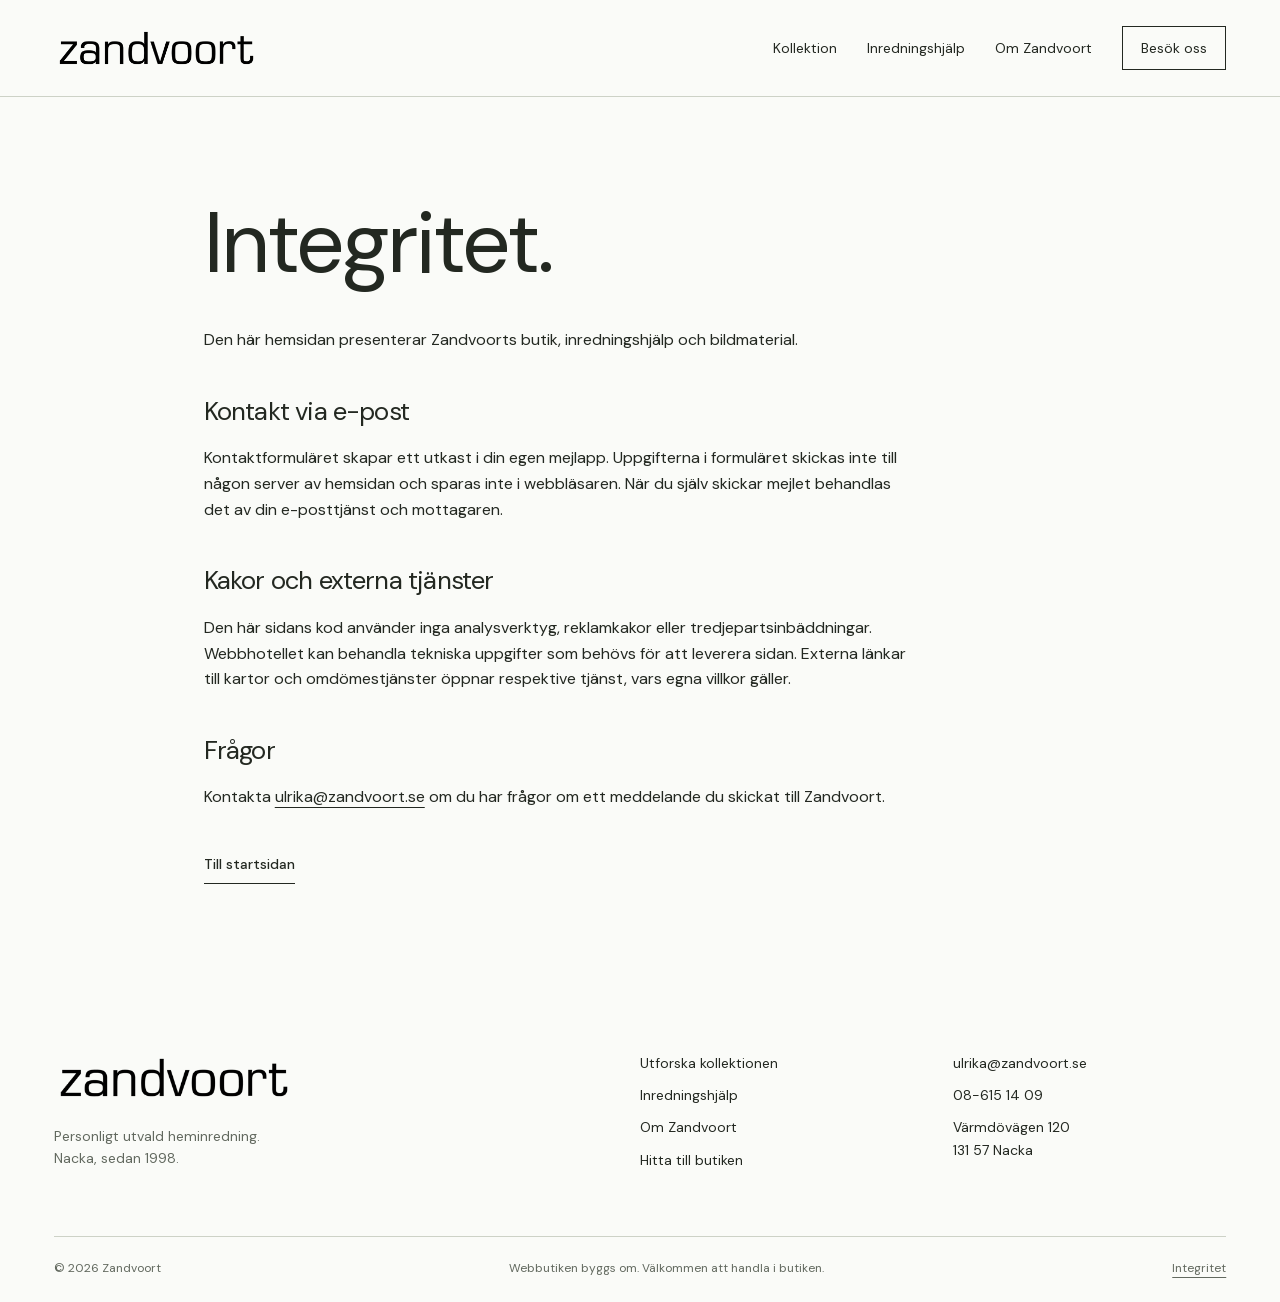
<file: integritet.html>
<!doctype html><html lang="sv"><head><meta charset="utf-8"><meta name="viewport" content="width=device-width,initial-scale=1"><title>Integritet | Zandvoort</title><meta name="description" content="Information om kontaktformulär, externa länkar och integritet på Zandvoorts hemsida."><meta name="theme-color" content="#232821"><link rel="canonical" href="https://zandvoort-inredning-nacka.carlzzon121.chatgpt.site/integritet.html"><link rel="icon" type="image/svg+xml" href="data:image/svg+xml,%3Csvg%20xmlns%3D%22http%3A//www.w3.org/2000/svg%22%20viewBox%3D%220%200%2032%2032%22%3E%3Crect%20width%3D%2232%22%20height%3D%2232%22%20fill%3D%22%23e1ed9c%22/%3E%3Cpath%20d%3D%22M9%2010H23L9%2023H23%22%20fill%3D%22none%22%20stroke%3D%22%23232821%22%20stroke-width%3D%222.5%22/%3E%3C/svg%3E"><link rel="preload" href="assets/fonts/dm-sans.woff2" as="font" type="font/woff2" crossorigin><link rel="stylesheet" href="styles.css"><meta property="og:title" content="Integritet | Zandvoort"><meta property="og:description" content="Information om kontaktformulär, externa länkar och integritet på Zandvoorts hemsida."><meta property="og:type" content="website"><meta property="og:url" content="https://zandvoort-inredning-nacka.carlzzon121.chatgpt.site/integritet.html"><meta property="og:locale" content="sv_SE"><meta property="og:image" content="https://zandvoort.se/og-image.png"><script type="application/ld+json">{"@context": "https://schema.org", "@type": "FurnitureStore", "name": "Zandvoort", "url": "https://zandvoort-inredning-nacka.carlzzon121.chatgpt.site", "telephone": "+46-8-6151409", "email": "ulrika@zandvoort.se", "foundingDate": "1998", "address": {"@type": "PostalAddress", "streetAddress": "Värmdövägen 120", "postalCode": "13157", "addressLocality": "Nacka", "addressCountry": "SE"}, "openingHoursSpecification": [{"@type": "OpeningHoursSpecification", "dayOfWeek": ["Tuesday", "Wednesday", "Thursday"], "opens": "11:00", "closes": "18:00"}, {"@type": "OpeningHoursSpecification", "dayOfWeek": ["Friday", "Saturday"], "opens": "11:00", "closes": "15:00"}]}</script><script src="script.js" defer></script></head><body class="inner"><a class="skip" href="#main">Till innehållet</a><header class="header"><a class="brand" href="index.html" aria-label="Zandvoort, startsida"><img src="assets/images/logo.png" width="400" height="85" alt="Zandvoort"></a><button class="menu-button" aria-expanded="false" aria-controls="nav">Meny</button><nav class="nav" id="nav" aria-label="Huvudmeny"><a href="kollektion.html" >Kollektion</a><a href="inredningshjalp.html" >Inredningshjälp</a><a href="om-zandvoort.html" >Om Zandvoort</a><a href="besok-oss.html" class="nav-contact">Besök oss</a></nav></header><main id="main"><section class="wrap section legal"><h1>Integritet.</h1><p>Den här hemsidan presenterar Zandvoorts butik, inredningshjälp och bildmaterial.</p><h2>Kontakt via e-post</h2><p>Kontaktformuläret skapar ett utkast i din egen mejlapp. Uppgifterna i formuläret skickas inte till någon server av hemsidan och sparas inte i webbläsaren. När du själv skickar mejlet behandlas det av din e-posttjänst och mottagaren.</p><h2>Kakor och externa tjänster</h2><p>Den här sidans kod använder inga analysverktyg, reklamkakor eller tredjepartsinbäddningar. Webbhotellet kan behandla tekniska uppgifter som behövs för att leverera sidan. Externa länkar till kartor och omdömestjänster öppnar respektive tjänst, vars egna villkor gäller.</p><h2>Frågor</h2><p>Kontakta <a href="mailto:ulrika@zandvoort.se">ulrika@zandvoort.se</a> om du har frågor om ett meddelande du skickat till Zandvoort.</p><a class="text-link" href="index.html">Till startsidan</a></section></main><footer class="footer"><div class="footer-main"><div class="footer-brand"><a href="index.html" aria-label="Zandvoort, startsida"><img class="footer-logo" src="assets/images/logo.png" width="400" height="85" alt="Zandvoort"></a><p class="footer-lead">Personligt utvald heminredning.<br>Nacka, sedan 1998.</p></div><div class="footer-links"><a href="kollektion.html">Utforska kollektionen</a><a href="inredningshjalp.html">Inredningshjälp</a><a href="om-zandvoort.html">Om Zandvoort</a><a href="besok-oss.html">Hitta till butiken</a></div><div class="footer-links"><a href="mailto:ulrika@zandvoort.se">ulrika@zandvoort.se</a><a href="tel:+4686151409">08-615 14 09</a><address>Värmdövägen 120<br>131 57 Nacka</address></div></div><div class="footer-bottom"><p>© 2026 Zandvoort</p><p>Webbutiken byggs om. Välkommen att handla i butiken.</p><a href="integritet.html">Integritet</a></div></footer><dialog class="product-dialog" aria-labelledby="product-title"><button class="dialog-close" aria-label="Stäng produkt">Stäng</button><div class="dialog-grid"><div class="dialog-image"><img id="product-photo" src="assets/images/collection-00.webp" loading="lazy" alt="" width="500" height="700"><p id="image-status" role="status"></p></div><div class="dialog-copy"><h2 id="product-title"></h2><p id="product-description"></p><p class="product-disclaimer">Vill du veta mer om mått, utföranden, pris eller tillgänglighet? Kontakta butiken så hjälper vi dig.</p><a class="button" id="product-inquiry" href="mailto:ulrika@zandvoort.se">Fråga om produkten</a><a class="text-link" href="tel:+4686151409">Ring 08-615 14 09</a><p class="email-note">Öppnar ett utkast i din mejlapp.</p></div></div></dialog><script type="application/json" id="product-data">[["Arts", "Bord", "Ett litet bord som ger plats åt kaffekoppen, boken och stunderna ute."], ["Belfort", "Detaljer", "Ljuspunkter som gör uteplatsen lika inbjudande på kvällen."], ["Bigby & Delia", "Bord", "En röd ton som ger matplatsen ett tydligt uttryck."], ["Delta", "Sittmöbler", "Flätade detaljer och mjuka linjer, nära materialet."], ["Joe & Delta", "Sittmöbler", "En avskalad matplats för balkongen eller den mindre terrassen."], ["Julita", "Belysning", "Ljuset genom träets ribbor ger kvällen en mjuk inramning."], ["Kelia Grower", "Uteliv", "Grönska och praktisk avställning intill växthuset."], ["Kelia", "Uteliv", "En grön möbelmiljö för matlagning och umgänge utomhus."], ["Lily & Kastos", "Sittmöbler", "Avslappnade former och en generös plats att samlas."], ["Motty", "Sittmöbler", "Dämpat grönt möter flätade detaljer och mjuk textil."], ["Paulina", "Sittmöbler", "Runda former, flätad struktur och en ombonad känsla."], ["Peace DK", "Bord", "En rund matplats som samlar sällskapet."], ["Peace & Delia", "Bord", "Mjuka kulörer och en lätt känsla för livet utomhus."], ["Reno", "Sittmöbler", "Gröna toner, taktila ytor och omsorg om de små detaljerna."], ["Samvaro", "Uteliv", "En avställningsyta för de långa stunderna vid poolen."]]</script></body></html>
</file>
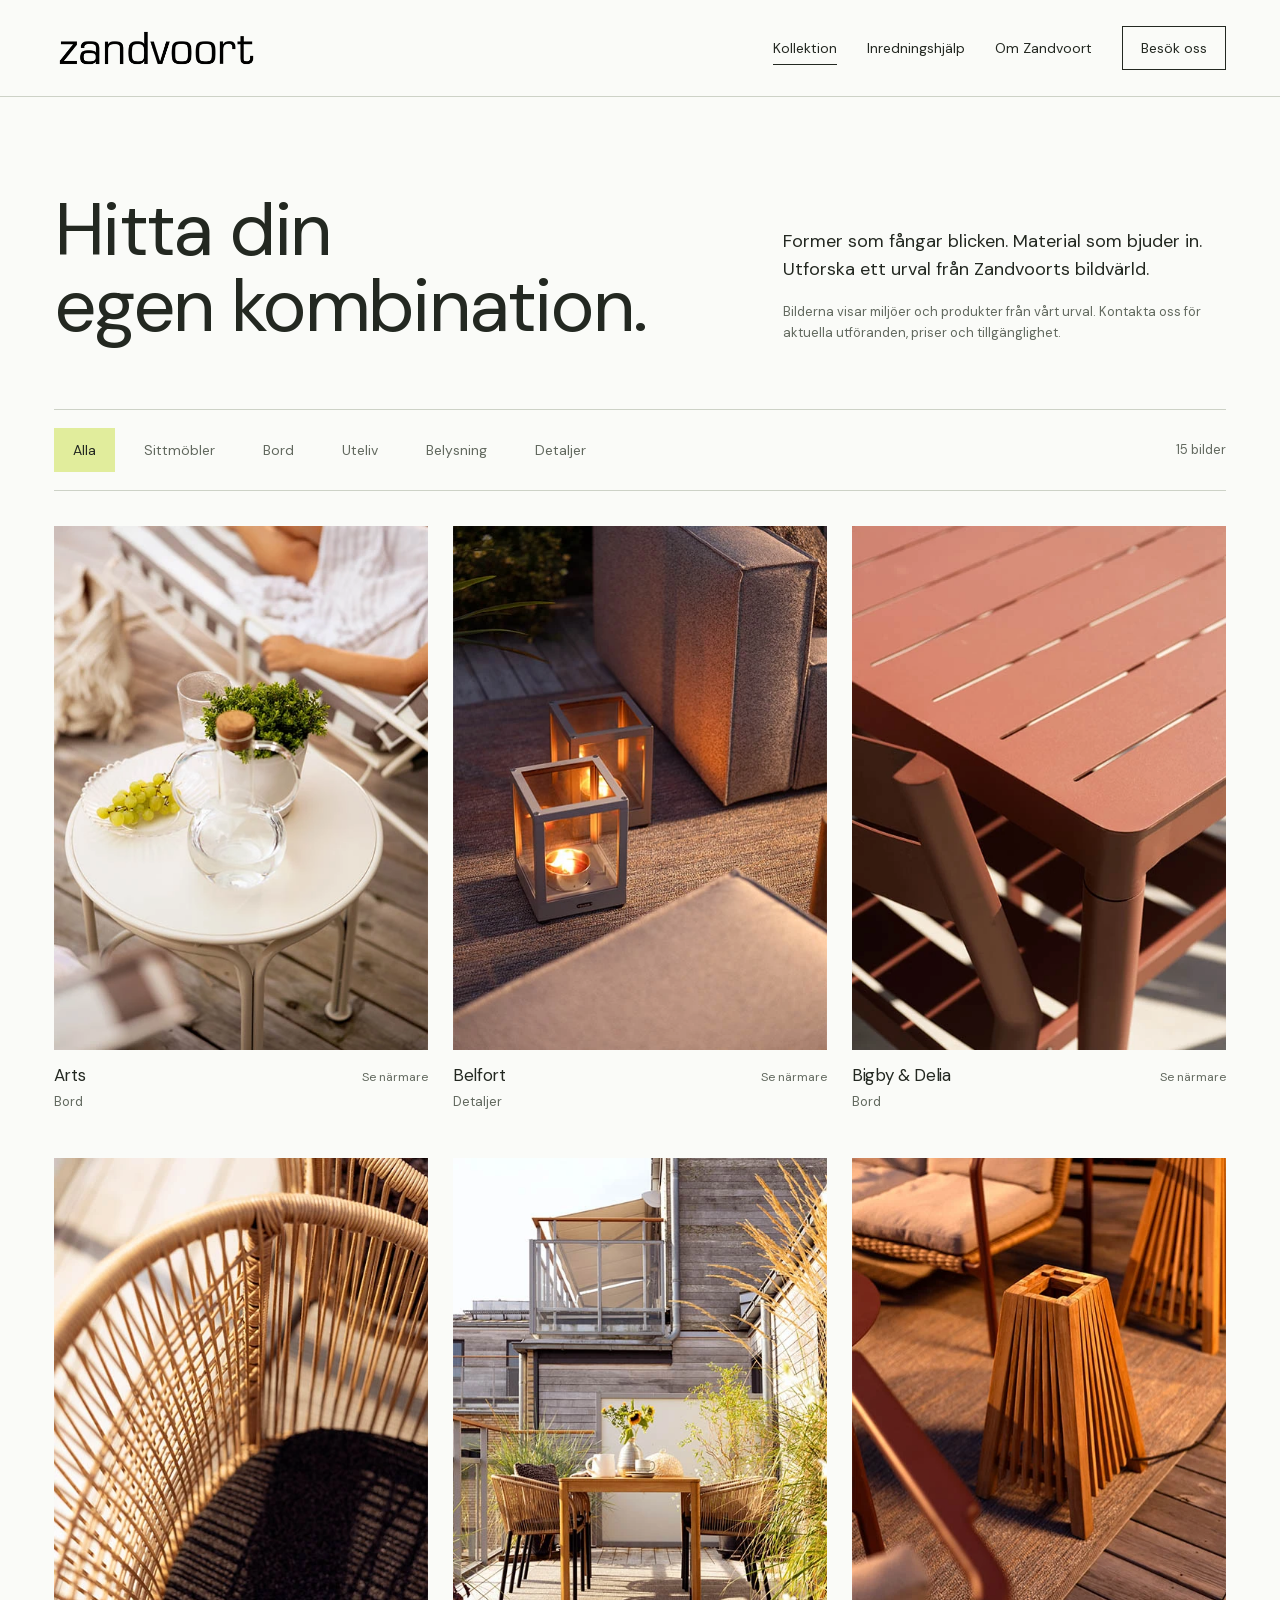
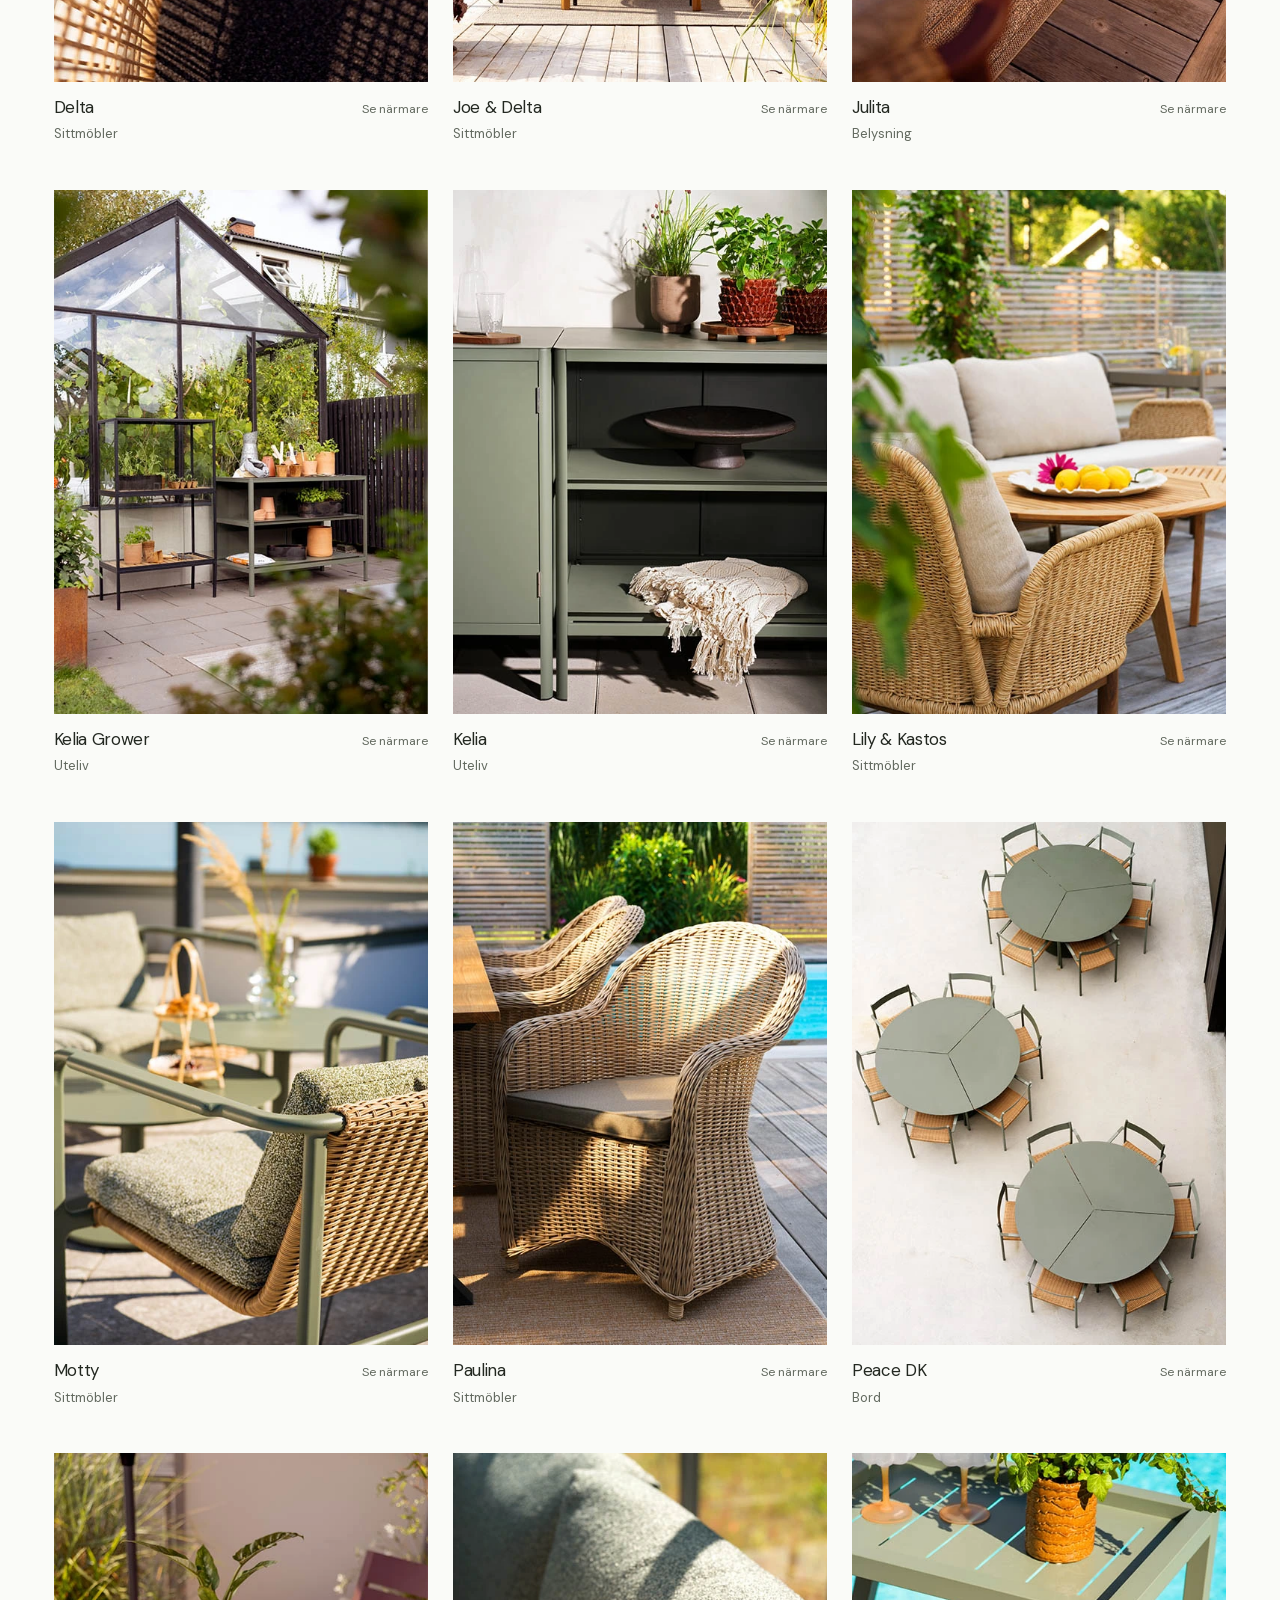
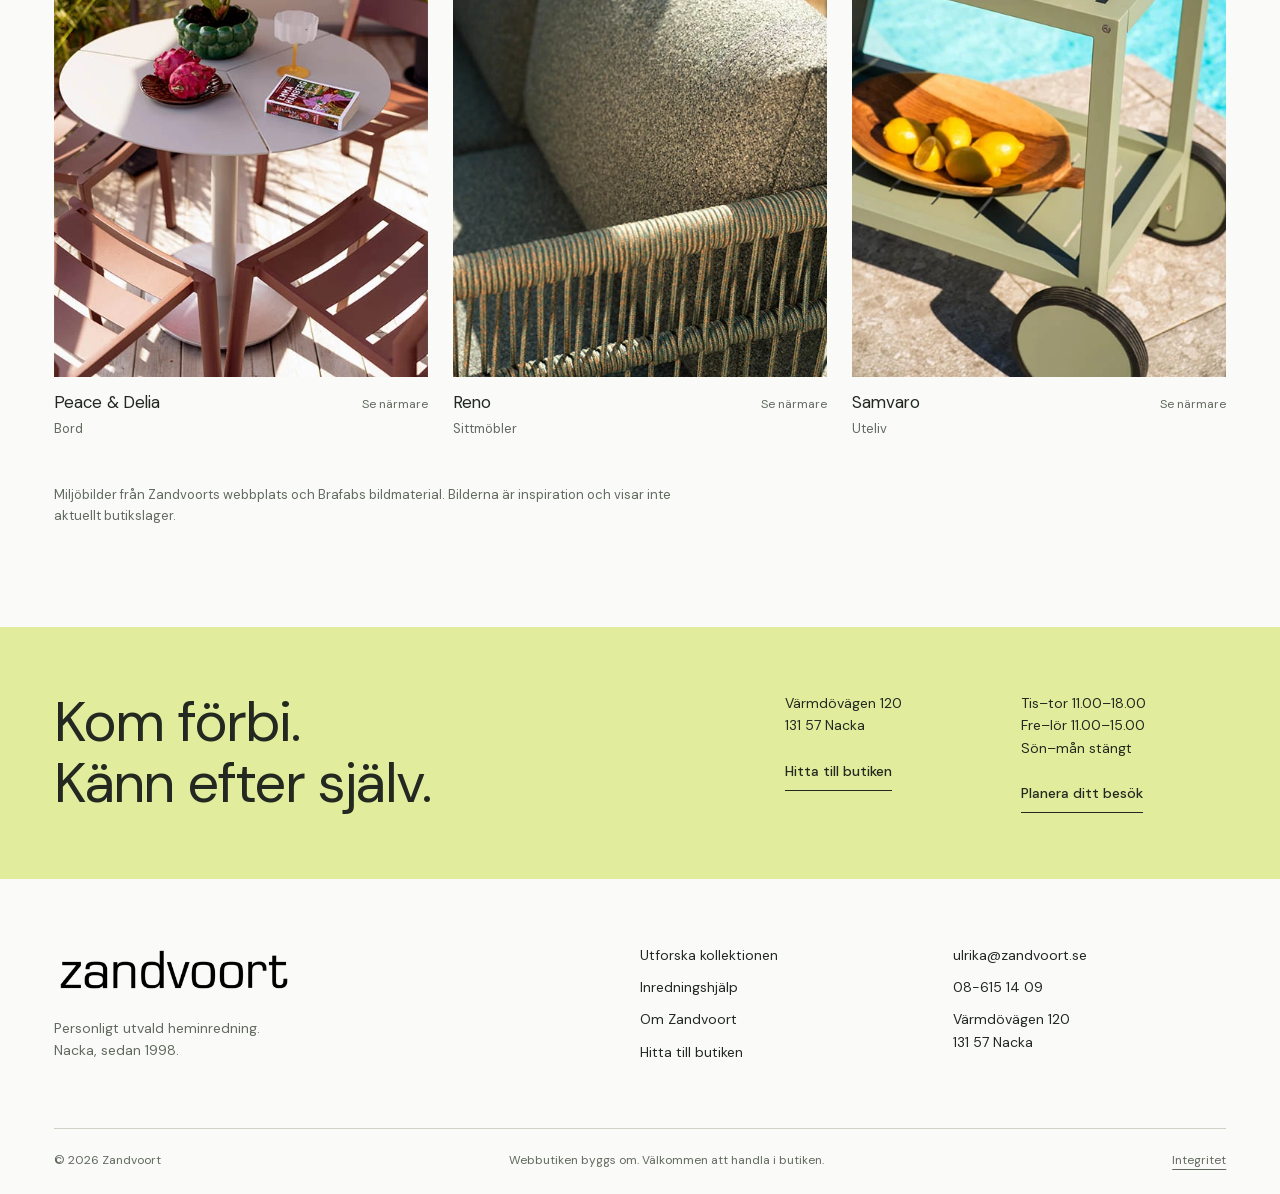
<file: kollektion.html>
<!doctype html><html lang="sv"><head><meta charset="utf-8"><meta name="viewport" content="width=device-width,initial-scale=1"><title>Kollektion | Möbler &amp; inredning hos Zandvoort</title><meta name="description" content="Utforska sittmöbler, bord, belysning och detaljer från Zandvoorts bildvärld. Hitta inspiration och fråga butiken om ditt val."><meta name="theme-color" content="#232821"><link rel="canonical" href="https://zandvoort-inredning-nacka.carlzzon121.chatgpt.site/kollektion.html"><link rel="icon" type="image/svg+xml" href="data:image/svg+xml,%3Csvg%20xmlns%3D%22http%3A//www.w3.org/2000/svg%22%20viewBox%3D%220%200%2032%2032%22%3E%3Crect%20width%3D%2232%22%20height%3D%2232%22%20fill%3D%22%23e1ed9c%22/%3E%3Cpath%20d%3D%22M9%2010H23L9%2023H23%22%20fill%3D%22none%22%20stroke%3D%22%23232821%22%20stroke-width%3D%222.5%22/%3E%3C/svg%3E"><link rel="preload" href="assets/fonts/dm-sans.woff2" as="font" type="font/woff2" crossorigin><link rel="stylesheet" href="styles.css"><meta property="og:title" content="Kollektion | Möbler &amp; inredning hos Zandvoort"><meta property="og:description" content="Utforska sittmöbler, bord, belysning och detaljer från Zandvoorts bildvärld. Hitta inspiration och fråga butiken om ditt val."><meta property="og:type" content="website"><meta property="og:url" content="https://zandvoort-inredning-nacka.carlzzon121.chatgpt.site/kollektion.html"><meta property="og:locale" content="sv_SE"><meta property="og:image" content="https://zandvoort.se/og-image.png"><script type="application/ld+json">{"@context": "https://schema.org", "@type": "FurnitureStore", "name": "Zandvoort", "url": "https://zandvoort-inredning-nacka.carlzzon121.chatgpt.site", "telephone": "+46-8-6151409", "email": "ulrika@zandvoort.se", "foundingDate": "1998", "address": {"@type": "PostalAddress", "streetAddress": "Värmdövägen 120", "postalCode": "13157", "addressLocality": "Nacka", "addressCountry": "SE"}, "openingHoursSpecification": [{"@type": "OpeningHoursSpecification", "dayOfWeek": ["Tuesday", "Wednesday", "Thursday"], "opens": "11:00", "closes": "18:00"}, {"@type": "OpeningHoursSpecification", "dayOfWeek": ["Friday", "Saturday"], "opens": "11:00", "closes": "15:00"}]}</script><script src="script.js" defer></script></head><body class="inner"><a class="skip" href="#main">Till innehållet</a><header class="header"><a class="brand" href="index.html" aria-label="Zandvoort, startsida"><img src="assets/images/logo.png" width="400" height="85" alt="Zandvoort"></a><button class="menu-button" aria-expanded="false" aria-controls="nav">Meny</button><nav class="nav" id="nav" aria-label="Huvudmeny"><a href="kollektion.html" aria-current="page" >Kollektion</a><a href="inredningshjalp.html" >Inredningshjälp</a><a href="om-zandvoort.html" >Om Zandvoort</a><a href="besok-oss.html" class="nav-contact">Besök oss</a></nav></header><main id="main"><section class="wrap page-intro"><div><h1>Hitta din<br>egen kombination.</h1></div><div class="page-lead"><p>Former som fångar blicken. Material som bjuder in. Utforska ett urval från Zandvoorts bildvärld.</p><p class="small">Bilderna visar miljöer och produkter från vårt urval. Kontakta oss för aktuella utföranden, priser och tillgänglighet.</p></div></section><section class="wrap catalog"><h2 class="sr-only">Kollektionen</h2><div class="catalog-controls"><div class="filters" role="group" aria-label="Filtrera kollektionen"><button data-filter="Alla" aria-pressed="true">Alla</button><button data-filter="Sittmöbler" aria-pressed="false">Sittmöbler</button><button data-filter="Bord" aria-pressed="false">Bord</button><button data-filter="Uteliv" aria-pressed="false">Uteliv</button><button data-filter="Belysning" aria-pressed="false">Belysning</button><button data-filter="Detaljer" aria-pressed="false">Detaljer</button></div><p class="count" role="status" aria-live="polite">15 bilder</p></div><div class="catalog-grid"><article class="product" data-category="Bord"><button class="product-button" data-product="0" aria-label="Arts, Se närmare, Bord"><div class="product-image"><img src="assets/images/collection-00.webp" width="500" height="700" alt="Ett litet bord som ger plats åt kaffekoppen, boken och stunderna ute." loading="lazy" decoding="async" class=""></div><div class="product-caption"><h3>Arts</h3><span>Se närmare</span></div><span class="product-category">Bord</span></button></article><article class="product" data-category="Detaljer"><button class="product-button" data-product="1" aria-label="Belfort, Se närmare, Detaljer"><div class="product-image"><img src="assets/images/collection-01.webp" width="500" height="700" alt="Ljuspunkter som gör uteplatsen lika inbjudande på kvällen." loading="lazy" decoding="async" class=""></div><div class="product-caption"><h3>Belfort</h3><span>Se närmare</span></div><span class="product-category">Detaljer</span></button></article><article class="product" data-category="Bord"><button class="product-button" data-product="2" aria-label="Bigby &amp; Delia, Se närmare, Bord"><div class="product-image"><img src="assets/images/collection-02.webp" width="500" height="700" alt="En röd ton som ger matplatsen ett tydligt uttryck." loading="lazy" decoding="async" class=""></div><div class="product-caption"><h3>Bigby & Delia</h3><span>Se närmare</span></div><span class="product-category">Bord</span></button></article><article class="product" data-category="Sittmöbler"><button class="product-button" data-product="3" aria-label="Delta, Se närmare, Sittmöbler"><div class="product-image"><img src="assets/images/collection-03.webp" width="500" height="700" alt="Flätade detaljer och mjuka linjer, nära materialet." loading="lazy" decoding="async" class=""></div><div class="product-caption"><h3>Delta</h3><span>Se närmare</span></div><span class="product-category">Sittmöbler</span></button></article><article class="product" data-category="Sittmöbler"><button class="product-button" data-product="4" aria-label="Joe &amp; Delta, Se närmare, Sittmöbler"><div class="product-image"><img src="assets/images/collection-04.webp" width="500" height="700" alt="En avskalad matplats för balkongen eller den mindre terrassen." loading="lazy" decoding="async" class=""></div><div class="product-caption"><h3>Joe & Delta</h3><span>Se närmare</span></div><span class="product-category">Sittmöbler</span></button></article><article class="product" data-category="Belysning"><button class="product-button" data-product="5" aria-label="Julita, Se närmare, Belysning"><div class="product-image"><img src="assets/images/collection-05.webp" width="500" height="700" alt="Ljuset genom träets ribbor ger kvällen en mjuk inramning." loading="lazy" decoding="async" class=""></div><div class="product-caption"><h3>Julita</h3><span>Se närmare</span></div><span class="product-category">Belysning</span></button></article><article class="product" data-category="Uteliv"><button class="product-button" data-product="6" aria-label="Kelia Grower, Se närmare, Uteliv"><div class="product-image"><img src="assets/images/collection-06.webp" width="500" height="700" alt="Grönska och praktisk avställning intill växthuset." loading="lazy" decoding="async" class=""></div><div class="product-caption"><h3>Kelia Grower</h3><span>Se närmare</span></div><span class="product-category">Uteliv</span></button></article><article class="product" data-category="Uteliv"><button class="product-button" data-product="7" aria-label="Kelia, Se närmare, Uteliv"><div class="product-image"><img src="assets/images/collection-07.webp" width="500" height="700" alt="En grön möbelmiljö för matlagning och umgänge utomhus." loading="lazy" decoding="async" class=""></div><div class="product-caption"><h3>Kelia</h3><span>Se närmare</span></div><span class="product-category">Uteliv</span></button></article><article class="product" data-category="Sittmöbler"><button class="product-button" data-product="8" aria-label="Lily &amp; Kastos, Se närmare, Sittmöbler"><div class="product-image"><img src="assets/images/collection-08.webp" width="500" height="700" alt="Avslappnade former och en generös plats att samlas." loading="lazy" decoding="async" class=""></div><div class="product-caption"><h3>Lily & Kastos</h3><span>Se närmare</span></div><span class="product-category">Sittmöbler</span></button></article><article class="product" data-category="Sittmöbler"><button class="product-button" data-product="9" aria-label="Motty, Se närmare, Sittmöbler"><div class="product-image"><img src="assets/images/collection-09.webp" width="500" height="700" alt="Dämpat grönt möter flätade detaljer och mjuk textil." loading="lazy" decoding="async" class=""></div><div class="product-caption"><h3>Motty</h3><span>Se närmare</span></div><span class="product-category">Sittmöbler</span></button></article><article class="product" data-category="Sittmöbler"><button class="product-button" data-product="10" aria-label="Paulina, Se närmare, Sittmöbler"><div class="product-image"><img src="assets/images/collection-10.webp" width="500" height="700" alt="Runda former, flätad struktur och en ombonad känsla." loading="lazy" decoding="async" class=""></div><div class="product-caption"><h3>Paulina</h3><span>Se närmare</span></div><span class="product-category">Sittmöbler</span></button></article><article class="product" data-category="Bord"><button class="product-button" data-product="11" aria-label="Peace DK, Se närmare, Bord"><div class="product-image"><img src="assets/images/collection-11.webp" width="500" height="700" alt="En rund matplats som samlar sällskapet." loading="lazy" decoding="async" class=""></div><div class="product-caption"><h3>Peace DK</h3><span>Se närmare</span></div><span class="product-category">Bord</span></button></article><article class="product" data-category="Bord"><button class="product-button" data-product="12" aria-label="Peace &amp; Delia, Se närmare, Bord"><div class="product-image"><img src="assets/images/collection-12.webp" width="500" height="700" alt="Mjuka kulörer och en lätt känsla för livet utomhus." loading="lazy" decoding="async" class=""></div><div class="product-caption"><h3>Peace & Delia</h3><span>Se närmare</span></div><span class="product-category">Bord</span></button></article><article class="product" data-category="Sittmöbler"><button class="product-button" data-product="13" aria-label="Reno, Se närmare, Sittmöbler"><div class="product-image"><img src="assets/images/collection-13.webp" width="500" height="700" alt="Gröna toner, taktila ytor och omsorg om de små detaljerna." loading="lazy" decoding="async" class=""></div><div class="product-caption"><h3>Reno</h3><span>Se närmare</span></div><span class="product-category">Sittmöbler</span></button></article><article class="product" data-category="Uteliv"><button class="product-button" data-product="14" aria-label="Samvaro, Se närmare, Uteliv"><div class="product-image"><img src="assets/images/collection-14.webp" width="500" height="700" alt="En avställningsyta för de långa stunderna vid poolen." loading="lazy" decoding="async" class=""></div><div class="product-caption"><h3>Samvaro</h3><span>Se närmare</span></div><span class="product-category">Uteliv</span></button></article></div><p class="catalog-note">Miljöbilder från Zandvoorts webbplats och Brafabs bildmaterial. Bilderna är inspiration och visar inte aktuellt butikslager.</p></section><section class="visit-band"><h2>Kom förbi.<br>Känn efter själv.</h2><div class="visit-details"><div><p>Värmdövägen 120<br>131 57 Nacka</p><a class="text-link" href="https://www.google.com/maps/search/?api=1&query=Zandvoort+V%C3%A4rmd%C3%B6v%C3%A4gen+120+Nacka" target="_blank" rel="noopener">Hitta till butiken</a></div><div><p>Tis–tor 11.00–18.00<br>Fre–lör 11.00–15.00<br>Sön–mån stängt</p><a class="text-link" href="besok-oss.html">Planera ditt besök</a></div></div></section></main><footer class="footer"><div class="footer-main"><div class="footer-brand"><a href="index.html" aria-label="Zandvoort, startsida"><img class="footer-logo" src="assets/images/logo.png" width="400" height="85" alt="Zandvoort"></a><p class="footer-lead">Personligt utvald heminredning.<br>Nacka, sedan 1998.</p></div><div class="footer-links"><a href="kollektion.html">Utforska kollektionen</a><a href="inredningshjalp.html">Inredningshjälp</a><a href="om-zandvoort.html">Om Zandvoort</a><a href="besok-oss.html">Hitta till butiken</a></div><div class="footer-links"><a href="mailto:ulrika@zandvoort.se">ulrika@zandvoort.se</a><a href="tel:+4686151409">08-615 14 09</a><address>Värmdövägen 120<br>131 57 Nacka</address></div></div><div class="footer-bottom"><p>© 2026 Zandvoort</p><p>Webbutiken byggs om. Välkommen att handla i butiken.</p><a href="integritet.html">Integritet</a></div></footer><dialog class="product-dialog" aria-labelledby="product-title"><button class="dialog-close" aria-label="Stäng produkt">Stäng</button><div class="dialog-grid"><div class="dialog-image"><img id="product-photo" src="assets/images/collection-00.webp" loading="lazy" alt="" width="500" height="700"><p id="image-status" role="status"></p></div><div class="dialog-copy"><h2 id="product-title"></h2><p id="product-description"></p><p class="product-disclaimer">Vill du veta mer om mått, utföranden, pris eller tillgänglighet? Kontakta butiken så hjälper vi dig.</p><a class="button" id="product-inquiry" href="mailto:ulrika@zandvoort.se">Fråga om produkten</a><a class="text-link" href="tel:+4686151409">Ring 08-615 14 09</a><p class="email-note">Öppnar ett utkast i din mejlapp.</p></div></div></dialog><script type="application/json" id="product-data">[["Arts", "Bord", "Ett litet bord som ger plats åt kaffekoppen, boken och stunderna ute."], ["Belfort", "Detaljer", "Ljuspunkter som gör uteplatsen lika inbjudande på kvällen."], ["Bigby & Delia", "Bord", "En röd ton som ger matplatsen ett tydligt uttryck."], ["Delta", "Sittmöbler", "Flätade detaljer och mjuka linjer, nära materialet."], ["Joe & Delta", "Sittmöbler", "En avskalad matplats för balkongen eller den mindre terrassen."], ["Julita", "Belysning", "Ljuset genom träets ribbor ger kvällen en mjuk inramning."], ["Kelia Grower", "Uteliv", "Grönska och praktisk avställning intill växthuset."], ["Kelia", "Uteliv", "En grön möbelmiljö för matlagning och umgänge utomhus."], ["Lily & Kastos", "Sittmöbler", "Avslappnade former och en generös plats att samlas."], ["Motty", "Sittmöbler", "Dämpat grönt möter flätade detaljer och mjuk textil."], ["Paulina", "Sittmöbler", "Runda former, flätad struktur och en ombonad känsla."], ["Peace DK", "Bord", "En rund matplats som samlar sällskapet."], ["Peace & Delia", "Bord", "Mjuka kulörer och en lätt känsla för livet utomhus."], ["Reno", "Sittmöbler", "Gröna toner, taktila ytor och omsorg om de små detaljerna."], ["Samvaro", "Uteliv", "En avställningsyta för de långa stunderna vid poolen."]]</script></body></html>
</file>
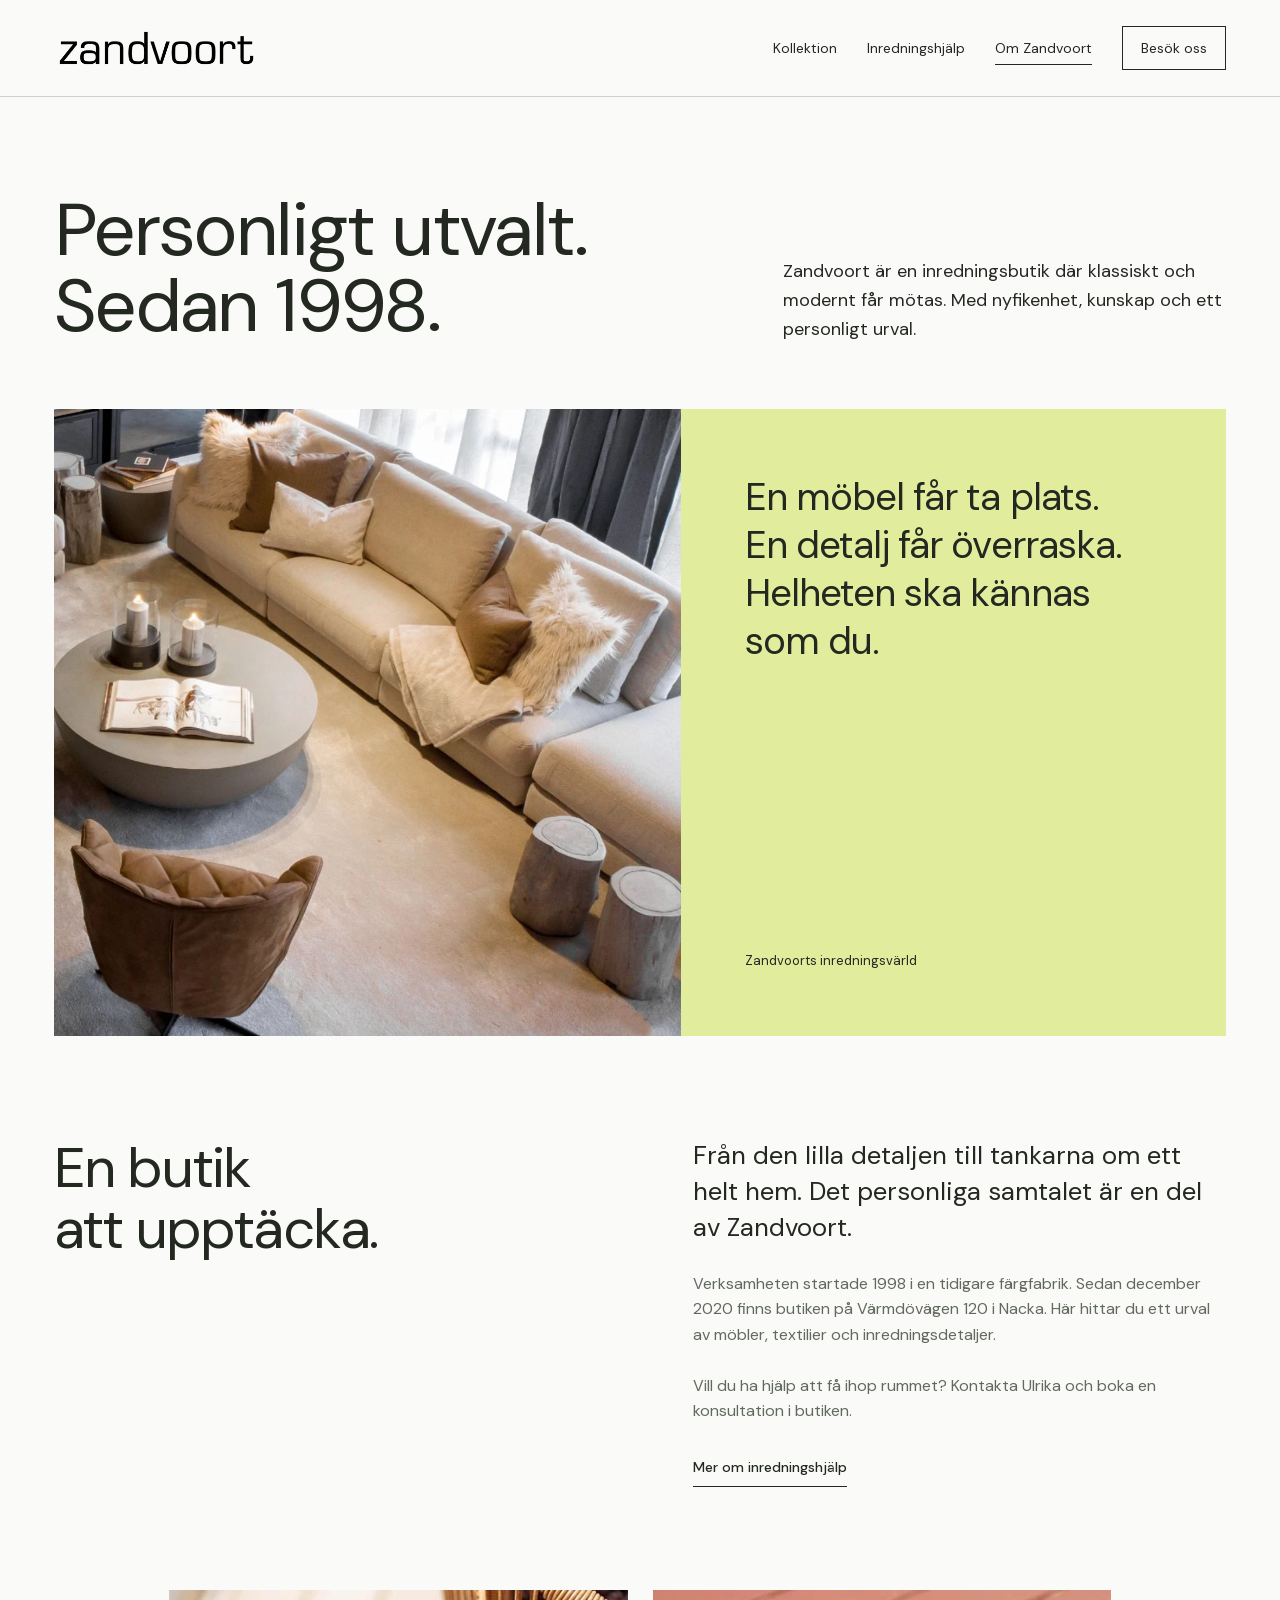
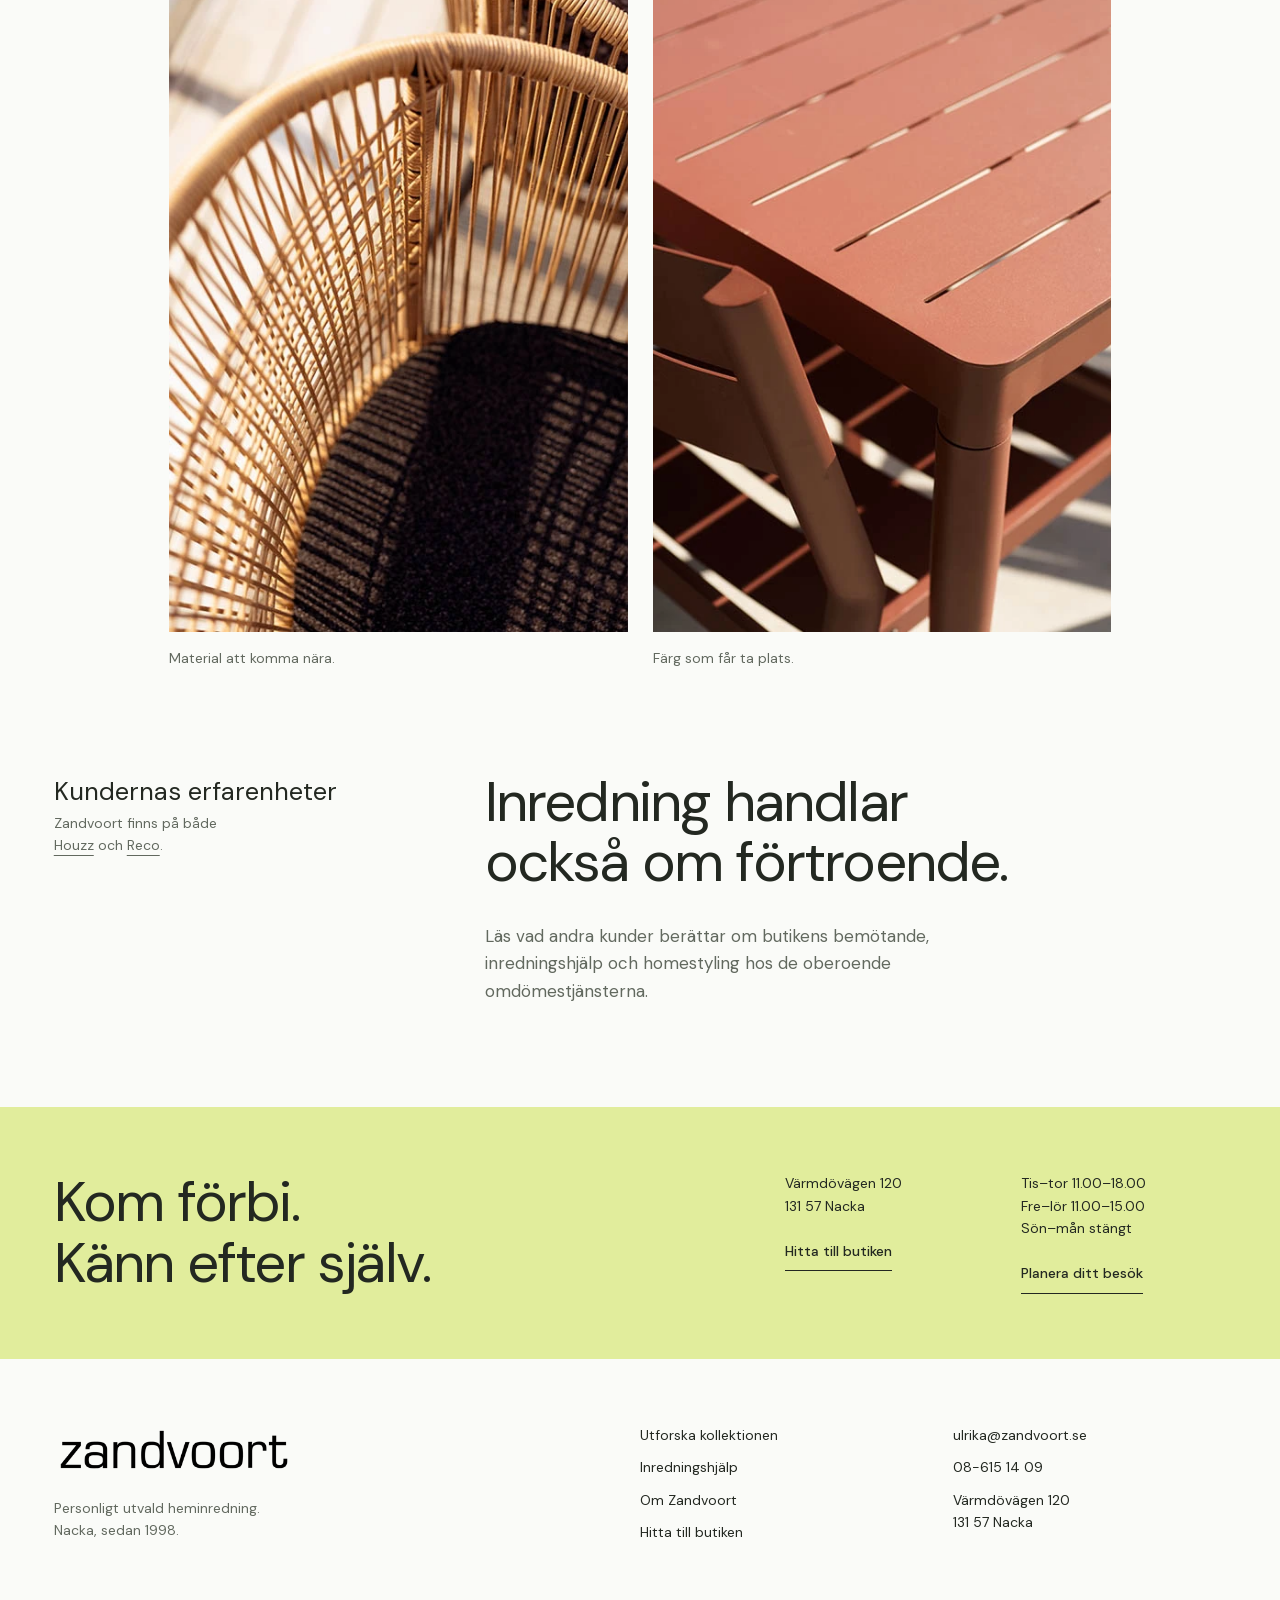
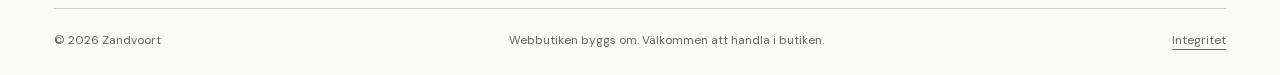
<file: om-zandvoort.html>
<!doctype html><html lang="sv"><head><meta charset="utf-8"><meta name="viewport" content="width=device-width,initial-scale=1"><title>Om Zandvoort | Personligt utvald inredning sedan 1998</title><meta name="description" content="Lär känna Zandvoort, inredningsbutiken i Nacka där klassiskt och modernt möts. Möbler, textilier och personliga detaljer sedan 1998."><meta name="theme-color" content="#232821"><link rel="canonical" href="https://zandvoort-inredning-nacka.carlzzon121.chatgpt.site/om-zandvoort.html"><link rel="icon" type="image/svg+xml" href="data:image/svg+xml,%3Csvg%20xmlns%3D%22http%3A//www.w3.org/2000/svg%22%20viewBox%3D%220%200%2032%2032%22%3E%3Crect%20width%3D%2232%22%20height%3D%2232%22%20fill%3D%22%23e1ed9c%22/%3E%3Cpath%20d%3D%22M9%2010H23L9%2023H23%22%20fill%3D%22none%22%20stroke%3D%22%23232821%22%20stroke-width%3D%222.5%22/%3E%3C/svg%3E"><link rel="preload" href="assets/fonts/dm-sans.woff2" as="font" type="font/woff2" crossorigin><link rel="stylesheet" href="styles.css"><meta property="og:title" content="Om Zandvoort | Personligt utvald inredning sedan 1998"><meta property="og:description" content="Lär känna Zandvoort, inredningsbutiken i Nacka där klassiskt och modernt möts. Möbler, textilier och personliga detaljer sedan 1998."><meta property="og:type" content="website"><meta property="og:url" content="https://zandvoort-inredning-nacka.carlzzon121.chatgpt.site/om-zandvoort.html"><meta property="og:locale" content="sv_SE"><meta property="og:image" content="https://zandvoort.se/og-image.png"><script type="application/ld+json">{"@context": "https://schema.org", "@type": "FurnitureStore", "name": "Zandvoort", "url": "https://zandvoort-inredning-nacka.carlzzon121.chatgpt.site", "telephone": "+46-8-6151409", "email": "ulrika@zandvoort.se", "foundingDate": "1998", "address": {"@type": "PostalAddress", "streetAddress": "Värmdövägen 120", "postalCode": "13157", "addressLocality": "Nacka", "addressCountry": "SE"}, "openingHoursSpecification": [{"@type": "OpeningHoursSpecification", "dayOfWeek": ["Tuesday", "Wednesday", "Thursday"], "opens": "11:00", "closes": "18:00"}, {"@type": "OpeningHoursSpecification", "dayOfWeek": ["Friday", "Saturday"], "opens": "11:00", "closes": "15:00"}]}</script><script src="script.js" defer></script></head><body class="inner"><a class="skip" href="#main">Till innehållet</a><header class="header"><a class="brand" href="index.html" aria-label="Zandvoort, startsida"><img src="assets/images/logo.png" width="400" height="85" alt="Zandvoort"></a><button class="menu-button" aria-expanded="false" aria-controls="nav">Meny</button><nav class="nav" id="nav" aria-label="Huvudmeny"><a href="kollektion.html" >Kollektion</a><a href="inredningshjalp.html" >Inredningshjälp</a><a href="om-zandvoort.html" aria-current="page" >Om Zandvoort</a><a href="besok-oss.html" class="nav-contact">Besök oss</a></nav></header><main id="main"><section class="wrap page-intro"><h1>Personligt utvalt.<br>Sedan 1998.</h1><div class="page-lead"><p>Zandvoort är en inredningsbutik där klassiskt och modernt får mötas. Med nyfikenhet, kunskap och ett personligt urval.</p></div></section><div class="about-composition wrap"><div class="about-image"><img src="assets/images/room-1080.webp" srcset="assets/images/room-800.webp 800w, assets/images/room-1080.webp 1080w" sizes="100vw" width="1080" height="1080" alt="Personligt inredd soffgrupp från Zandvoorts egen bildvärld" loading="lazy" class=""></div><div class="about-statement"><p>En möbel får ta plats.<br>En detalj får överraska.<br>Helheten ska kännas som du.</p><span>Zandvoorts inredningsvärld</span></div></div><section class="wrap section editorial"><h2>En butik<br>att upptäcka.</h2><div><p class="large-body">Från den lilla detaljen till tankarna om ett helt hem. Det personliga samtalet är en del av Zandvoort.</p><p>Verksamheten startade 1998 i en tidigare färgfabrik. Sedan december 2020 finns butiken på Värmdövägen 120 i Nacka. Här hittar du ett urval av möbler, textilier och inredningsdetaljer.</p><p>Vill du ha hjälp att få ihop rummet? Kontakta Ulrika och boka en konsultation i butiken.</p><a class="text-link" href="inredningshjalp.html">Mer om inredningshjälp</a></div></section><section class="detail-pair wrap"><figure><img src="assets/images/collection-03.webp" width="500" height="700" alt="Närbild av flätad fåtölj och ljusa textilier" loading="lazy" decoding="async" class=""><figcaption>Material att komma nära.</figcaption></figure><figure><img src="assets/images/collection-02.webp" width="500" height="700" alt="Röd bordsyta med rundad kant" loading="lazy" decoding="async" class=""><figcaption>Färg som får ta plats.</figcaption></figure></section><section class="wrap section quote-section"><div class="quote-meta"><strong>Kundernas erfarenheter</strong><p>Zandvoort finns på både<br><a href="https://www.houzz.se/experter/inredningsarkitekter-och-inredare/zandvoort-inredning-pfvwse-pf~1738309408" target="_blank" rel="noopener">Houzz</a> och <a href="https://www.reco.se/zandvoort-inredning-ab" target="_blank" rel="noopener">Reco</a>.</p></div><div><h2>Inredning handlar<br>också om förtroende.</h2><p class="intro-copy">Läs vad andra kunder berättar om butikens bemötande, inredningshjälp och homestyling hos de oberoende omdömestjänsterna.</p></div></section><section class="visit-band"><h2>Kom förbi.<br>Känn efter själv.</h2><div class="visit-details"><div><p>Värmdövägen 120<br>131 57 Nacka</p><a class="text-link" href="https://www.google.com/maps/search/?api=1&query=Zandvoort+V%C3%A4rmd%C3%B6v%C3%A4gen+120+Nacka" target="_blank" rel="noopener">Hitta till butiken</a></div><div><p>Tis–tor 11.00–18.00<br>Fre–lör 11.00–15.00<br>Sön–mån stängt</p><a class="text-link" href="besok-oss.html">Planera ditt besök</a></div></div></section></main><footer class="footer"><div class="footer-main"><div class="footer-brand"><a href="index.html" aria-label="Zandvoort, startsida"><img class="footer-logo" src="assets/images/logo.png" width="400" height="85" alt="Zandvoort"></a><p class="footer-lead">Personligt utvald heminredning.<br>Nacka, sedan 1998.</p></div><div class="footer-links"><a href="kollektion.html">Utforska kollektionen</a><a href="inredningshjalp.html">Inredningshjälp</a><a href="om-zandvoort.html">Om Zandvoort</a><a href="besok-oss.html">Hitta till butiken</a></div><div class="footer-links"><a href="mailto:ulrika@zandvoort.se">ulrika@zandvoort.se</a><a href="tel:+4686151409">08-615 14 09</a><address>Värmdövägen 120<br>131 57 Nacka</address></div></div><div class="footer-bottom"><p>© 2026 Zandvoort</p><p>Webbutiken byggs om. Välkommen att handla i butiken.</p><a href="integritet.html">Integritet</a></div></footer><dialog class="product-dialog" aria-labelledby="product-title"><button class="dialog-close" aria-label="Stäng produkt">Stäng</button><div class="dialog-grid"><div class="dialog-image"><img id="product-photo" src="assets/images/collection-00.webp" loading="lazy" alt="" width="500" height="700"><p id="image-status" role="status"></p></div><div class="dialog-copy"><h2 id="product-title"></h2><p id="product-description"></p><p class="product-disclaimer">Vill du veta mer om mått, utföranden, pris eller tillgänglighet? Kontakta butiken så hjälper vi dig.</p><a class="button" id="product-inquiry" href="mailto:ulrika@zandvoort.se">Fråga om produkten</a><a class="text-link" href="tel:+4686151409">Ring 08-615 14 09</a><p class="email-note">Öppnar ett utkast i din mejlapp.</p></div></div></dialog><script type="application/json" id="product-data">[["Arts", "Bord", "Ett litet bord som ger plats åt kaffekoppen, boken och stunderna ute."], ["Belfort", "Detaljer", "Ljuspunkter som gör uteplatsen lika inbjudande på kvällen."], ["Bigby & Delia", "Bord", "En röd ton som ger matplatsen ett tydligt uttryck."], ["Delta", "Sittmöbler", "Flätade detaljer och mjuka linjer, nära materialet."], ["Joe & Delta", "Sittmöbler", "En avskalad matplats för balkongen eller den mindre terrassen."], ["Julita", "Belysning", "Ljuset genom träets ribbor ger kvällen en mjuk inramning."], ["Kelia Grower", "Uteliv", "Grönska och praktisk avställning intill växthuset."], ["Kelia", "Uteliv", "En grön möbelmiljö för matlagning och umgänge utomhus."], ["Lily & Kastos", "Sittmöbler", "Avslappnade former och en generös plats att samlas."], ["Motty", "Sittmöbler", "Dämpat grönt möter flätade detaljer och mjuk textil."], ["Paulina", "Sittmöbler", "Runda former, flätad struktur och en ombonad känsla."], ["Peace DK", "Bord", "En rund matplats som samlar sällskapet."], ["Peace & Delia", "Bord", "Mjuka kulörer och en lätt känsla för livet utomhus."], ["Reno", "Sittmöbler", "Gröna toner, taktila ytor och omsorg om de små detaljerna."], ["Samvaro", "Uteliv", "En avställningsyta för de långa stunderna vid poolen."]]</script></body></html>
</file>
<file: styles.css>
@font-face{font-family:DM Sans;src:url('assets/fonts/dm-sans.woff2') format('woff2');font-weight:300 600;font-display:swap}
:root{--paper:#fafbf8;--ink:#232821;--muted:#62695f;--line:#cdd2c7;--wash:#edf0e8;--accent:#e1ed9c;--accent-hover:#d3e582;--space:clamp(22px,4.2vw,72px);--ease:cubic-bezier(.16,1,.3,1);color-scheme:light;scroll-behavior:smooth;scrollbar-color:var(--muted) var(--wash)}
*{box-sizing:border-box}body{margin:0;background:var(--paper);color:var(--ink);font-family:DM Sans,Arial,sans-serif;font-size:16px;font-weight:400;line-height:1.6;-webkit-font-smoothing:antialiased}body:has(dialog[open]){overflow:hidden}::selection{background:var(--accent);color:var(--ink)}a{color:inherit;text-decoration-thickness:1px;text-underline-offset:5px}button,input,textarea{font:inherit}button,a{-webkit-tap-highlight-color:transparent}button{cursor:pointer}a,button{touch-action:manipulation}button:disabled{opacity:.5;cursor:wait}a:focus-visible,button:focus-visible,input:focus-visible,textarea:focus-visible{outline:3px solid #688320;outline-offset:5px}a:hover{text-decoration-color:currentColor}button{color:inherit}img{display:block;max-width:100%}h1,h2,h3,p,figure{margin:0}h1,h2,h3{font-weight:400;text-wrap:balance}h1{font-size:clamp(3.25rem,6.7vw,6rem);letter-spacing:-.035em;line-height:1.02}h2{font-size:clamp(2.25rem,4.4vw,4.5rem);line-height:1.08;letter-spacing:-.032em}h3{font-size:1.5rem;line-height:1.25;letter-spacing:-.02em}p{max-width:65ch}address{font-style:normal}svg{display:block}main{min-height:65vh}.wrap{padding-inline:var(--space);max-width:1800px;margin-inline:auto}.section{padding-block:clamp(70px,8vw,140px)}.skip{position:fixed;left:16px;top:-80px;z-index:10;background:var(--accent);padding:12px 20px}.skip:focus{top:16px}.button{display:inline-flex;min-height:52px;align-items:center;justify-content:center;gap:10px;padding:13px 24px;background:var(--accent);border:1px solid var(--accent);color:var(--ink);font-size:14px;font-weight:500;text-decoration:none;transition:background .2s,border-color .2s,transform .2s}.button:hover{background:var(--accent-hover);border-color:var(--accent-hover)}.button:active{transform:scale(.98)}.button.line{background:transparent;border-color:var(--ink)}.button.line:hover{background:var(--wash)}.text-link{display:inline-block;text-decoration:none;border-bottom:1px solid currentColor;padding-block:8px;font-size:14px;font-weight:500;transition:opacity .2s}.text-link:hover{opacity:.65}
.header{position:relative;z-index:4;width:100%;padding:26px var(--space);display:flex;align-items:center;justify-content:space-between;gap:30px;border-bottom:1px solid var(--line);background:var(--paper)}.home .header{position:absolute;top:0;background:transparent;color:#fff;border-bottom-color:#ffffff50}.brand{display:block;flex:none}.brand img{width:205px;height:auto;filter:brightness(0);}.home .brand img{filter:none}.nav{display:flex;align-items:center;gap:30px}.nav a{font-size:14px;text-decoration:none;position:relative}.nav a:after{content:'';height:1px;position:absolute;bottom:-6px;left:0;right:0;background:currentColor;transform:scaleX(0);transform-origin:left;transition:transform .25s var(--ease)}.nav a:hover:after,.nav a[aria-current=page]:after{transform:scaleX(1)}.nav .nav-contact{border:1px solid currentColor;padding:10px 18px}.nav .nav-contact:after{display:none}.menu-button{display:none;min-width:64px;min-height:44px;background:transparent;border:1px solid currentColor;font-size:14px}.hero{position:relative;min-height:760px;min-height:100svh;min-height:100dvh;display:flex;flex-direction:column;justify-content:flex-end;color:#fff;background:#394237;isolation:isolate;overflow:hidden}.hero-images{position:absolute;inset:0;z-index:-2}.hero-photo{position:absolute;inset:0;width:100%;height:100%;object-fit:cover;object-position:center;opacity:0;transition:opacity .7s var(--ease)}.hero-photo.active{opacity:1}.hero:before{content:'';position:absolute;inset:0;z-index:-1;background:linear-gradient(180deg,#10191062 0%,transparent 34%,#0d160da3 100%),linear-gradient(90deg,#10191070,transparent 68%)}.hero-content{display:grid;grid-template-columns:1fr 285px;gap:70px;align-items:end;padding:175px var(--space) 60px}.hero h1{max-width:8.5em}.hero h1 span{display:block}.hero .button{margin-top:30px}.hero-note{font-size:17px;line-height:1.6;padding-bottom:6px;max-width:28ch}.hero-note p+p{margin-top:22px;font-size:13px}.hero-bottom{display:flex;justify-content:space-between;align-items:center;gap:25px;margin-inline:var(--space);border-top:1px solid #ffffff65;padding-block:22px;font-size:13px}.hero-tabs{display:flex;gap:26px}.hero-tab{background:transparent;color:inherit;border:0;border-bottom:1px solid transparent;padding:8px 0;min-height:44px;font-size:13px;opacity:.7;transition:opacity .2s,border-color .2s}.hero-tab[aria-pressed=true]{border-bottom-color:currentColor;opacity:1}.hero-tab:hover{opacity:1}.hero-location{font-size:13px}.hero-caption{position:absolute;right:var(--space);top:130px;writing-mode:vertical-rl;font-size:12px;letter-spacing:.04em}
.intro{display:grid;grid-template-columns:1fr 2fr;gap:60px;align-items:start}.intro-label{font-size:14px;max-width:180px}.intro h2{font-size:clamp(2.3rem,3.9vw,4rem);max-width:23ch}.intro-copy{max-width:540px;margin-top:30px;color:var(--muted);font-size:17px}.intro .text-link{margin-top:22px}.section-top{display:flex;justify-content:space-between;align-items:end;gap:30px;margin-bottom:38px}.section-top h2{max-width:15ch}.section-top p{max-width:37ch;color:var(--muted)}.collection-preview{display:grid;grid-template-columns:repeat(4,1fr);gap:22px}.product{min-width:0}.product-button{display:block;width:100%;padding:0;border:0;background:none;text-align:left}.product-image{overflow:hidden;position:relative;background:var(--wash);aspect-ratio:5/7}.product-image img{width:100%;height:100%;object-fit:cover;transition:transform .6s var(--ease)}.product-button:hover img{transform:scale(1.035)}.product-caption{padding-top:15px;display:flex;justify-content:space-between;gap:12px;align-items:baseline}.product-caption h3{font-size:17px}.product-caption span{font-size:12px;color:var(--muted)}.product-category{display:block;margin-top:5px;font-size:13px;color:var(--muted)}.collection-footer{display:flex;justify-content:space-between;align-items:center;gap:30px;border-top:1px solid var(--line);padding-top:27px;margin-top:40px}.collection-footer p{font-size:14px;color:var(--muted);max-width:50ch}
.feature{display:grid;grid-template-columns:1.2fr 1fr;margin-inline:var(--space);background:var(--wash)}.feature-image{min-height:640px;overflow:hidden}.feature-image img{width:100%;height:100%;object-fit:cover}.feature-copy{padding:clamp(35px,5vw,85px);display:flex;flex-direction:column;align-items:flex-start;justify-content:center}.feature-copy h2{max-width:12ch}.feature-copy>p{margin-top:25px;color:var(--muted)}.feature-copy .text-link{margin-top:28px}.feature-note{margin-top:65px;font-size:13px;border-top:1px solid var(--line);padding-top:18px;width:100%}.quote-section{display:grid;grid-template-columns:1fr 2fr;gap:60px}.quote-meta{font-size:14px;color:var(--muted)}.quote-meta strong{display:block;color:var(--ink);font-size:25px;font-weight:400}.quote-section blockquote{margin:0;font-size:clamp(1.9rem,3.4vw,3.5rem);line-height:1.18;letter-spacing:-.025em;max-width:26ch}.quote-source{display:block;margin-top:25px;font-size:13px;color:var(--muted)}.quote-source a{margin-left:10px}.visit-band{background:var(--accent);padding:65px var(--space);display:grid;grid-template-columns:1.5fr 1fr;gap:70px;align-items:center}.visit-band h2{font-size:clamp(2.5rem,4.4vw,4.5rem);max-width:14ch}.visit-details{display:grid;grid-template-columns:1fr 1fr;gap:30px}.visit-details p{font-size:14px}.visit-details .text-link{margin-top:15px}.footer{padding:65px var(--space) 24px}.footer-main{display:grid;grid-template-columns:2fr 1fr 1fr;gap:40px;padding-bottom:65px}.footer-logo{width:240px;height:auto;filter:brightness(0)}.footer-lead{font-size:14px;color:var(--muted);margin-top:22px;max-width:28ch}.footer-links{display:flex;flex-direction:column;align-items:flex-start;gap:10px;font-size:14px}.footer-links a{text-decoration:none}.footer-links a:hover{text-decoration:underline}.footer-bottom{display:flex;justify-content:space-between;gap:25px;padding-top:22px;border-top:1px solid var(--line);font-size:12px;color:var(--muted)}
@media(prefers-reduced-motion:no-preference){.hero-photo:first-child{animation:hero-settle 1.5s var(--ease) both}.hero-content h1{animation:heading-settle 1s var(--ease) both}@keyframes hero-settle{from{transform:scale(1.045)}to{transform:scale(1)}}@keyframes heading-settle{from{transform:translateY(18px);opacity:.5}to{transform:translateY(0);opacity:1}}}
@media(min-width:1800px){.hero-content{padding-top:190px}.hero h1{font-size:6rem}}
@media(max-width:1000px){.nav{gap:20px}.hero-content{grid-template-columns:1fr 245px;gap:30px}.feature-image{min-height:530px}.feature-copy{padding:40px}.intro,.quote-section{grid-template-columns:1fr 2fr;gap:30px}.visit-band{gap:40px}.visit-details{grid-template-columns:1fr}.hero-note{font-size:15px}}
@media(max-width:760px){.header{padding:18px var(--space)}.brand img{width:170px}.menu-button{display:block}.nav{display:none;position:absolute;top:100%;left:0;right:0;background:var(--paper);color:var(--ink);border-bottom:1px solid var(--line);padding:25px var(--space) 35px;align-items:stretch;gap:0}.nav.open{display:flex;flex-direction:column}.nav a{padding:14px 0;font-size:20px}.nav a:after{display:none}.nav .nav-contact{margin-top:18px;text-align:center;padding:12px}.hero{min-height:100svh}.hero-content{display:block;padding:150px var(--space) 36px}.hero h1{font-size:clamp(3.4rem,11vw,5rem);max-width:8em}.hero-note{margin-top:30px;font-size:15px;max-width:32ch}.hero-note p+p{display:none}.hero .button{margin-top:24px}.hero-bottom{align-items:flex-start;gap:16px;padding-block:15px;flex-direction:column}.hero-tabs{gap:24px;justify-content:space-between;width:100%}.hero-location{font-size:12px;display:none}.hero-caption{display:none}.intro,.quote-section{grid-template-columns:1fr;gap:28px}.intro-label{max-width:none}.intro h2{font-size:2.4rem}.intro-copy{margin-top:22px;font-size:16px}.section-top{display:block}.section-top p{margin-top:22px}.collection-preview{grid-template-columns:repeat(2,1fr);gap:28px 15px}.product-caption{display:block}.product-caption h3{font-size:16px}.product-caption span{display:none}.collection-footer{align-items:flex-start;flex-direction:column;gap:20px}.feature{grid-template-columns:1fr}.feature-image{min-height:0;aspect-ratio:4/3}.feature-copy{padding:36px 26px}.feature-copy h2{max-width:15ch}.feature-note{margin-top:35px}.quote-section blockquote{font-size:2rem}.visit-band{grid-template-columns:1fr;gap:35px;padding-block:48px}.visit-details{grid-template-columns:1fr 1fr;gap:20px}.footer{padding-top:45px}.footer-main{grid-template-columns:1fr 1fr;gap:38px 20px;padding-bottom:45px}.footer-brand{grid-column:1/-1}.footer-logo{width:220px}.footer-bottom{flex-direction:column;gap:12px}.section{padding-block:70px}}
@media(max-height:650px) and (min-width:761px){.hero-content{padding-top:150px;padding-bottom:30px}.hero h1{font-size:4.5rem}.hero-bottom{padding-block:12px}.hero-note{font-size:14px}}
@media(prefers-reduced-motion:reduce){:root{scroll-behavior:auto}*,*:before,*:after{animation:none!important;transition:none!important}}
.page-intro{display:grid;grid-template-columns:1.5fr 1fr;align-items:end;gap:65px;padding-top:95px;padding-bottom:65px}.page-intro h1{font-size:clamp(3rem,5.8vw,5.6rem)}.page-lead{max-width:440px;font-size:18px}.page-lead .small{margin-top:18px}.page-lead .button{margin-top:25px}.small{font-size:13px;color:var(--muted)}.catalog{padding-bottom:100px}.catalog-controls{display:flex;justify-content:space-between;gap:25px;align-items:center;border-top:1px solid var(--line);border-bottom:1px solid var(--line);padding-block:18px;margin-bottom:35px}.filters{display:flex;flex-wrap:wrap;gap:10px}.filters button{border:1px solid transparent;background:transparent;color:var(--muted);font-size:14px;min-height:44px;padding:10px 18px;transition:background .2s,color .2s}.filters button:hover{background:var(--wash);color:var(--ink)}.filters button[aria-pressed=true]{background:var(--accent);color:var(--ink)}.count{white-space:nowrap;font-size:13px;color:var(--muted)}.catalog-grid{display:grid;grid-template-columns:repeat(3,1fr);gap:45px 25px}.product[hidden]{display:none}.catalog-note{font-size:13px;color:var(--muted);margin-top:45px}.consultation-photo{display:grid;grid-template-columns:minmax(0,1fr) 1fr;gap:0}.consultation-photo>img{width:100%;height:auto;max-height:750px;object-fit:cover}.photo-caption{display:flex;flex-direction:column;justify-content:space-between;background:var(--wash);padding:clamp(30px,5vw,80px);font-size:14px}.photo-caption span:last-child{font-size:clamp(2rem,4vw,4rem);line-height:1.12;letter-spacing:-.025em;max-width:6ch}.editorial{display:grid;grid-template-columns:1fr 1.1fr;gap:12vw}.editorial>div{max-width:620px}.editorial p+p{margin-top:25px;color:var(--muted)}.editorial .text-link{margin-top:24px}.large-body{font-size:clamp(1.35rem,2vw,1.8rem);line-height:1.4}.preparation{background:var(--wash)}.preparation-grid{display:grid;grid-template-columns:1fr 1fr 1fr;gap:50px;border-top:1px solid var(--line);padding-top:35px}.preparation-grid p{color:var(--muted);margin-top:18px}.faq-section{display:grid;grid-template-columns:1fr 1.1fr;gap:12vw}details{border-top:1px solid var(--line)}details:last-child{border-bottom:1px solid var(--line)}summary{cursor:pointer;padding:22px 0;font-size:18px;list-style-position:inside}details p{color:var(--muted);padding-bottom:26px;font-size:16px}.about-composition{display:grid;grid-template-columns:1.15fr 1fr}.about-image img{width:100%;height:100%;object-fit:cover}.about-statement{background:var(--accent);display:flex;flex-direction:column;justify-content:space-between;padding:clamp(30px,5vw,80px)}.about-statement p{font-size:clamp(1.8rem,3vw,3rem);line-height:1.25;letter-spacing:-.025em}.about-statement span{margin-top:60px;font-size:13px}.detail-pair{display:grid;grid-template-columns:1fr 1fr;gap:25px;max-width:1050px}.detail-pair img{width:100%;height:auto}.detail-pair figcaption{font-size:14px;padding-top:15px;color:var(--muted)}.contact-layout{display:grid;grid-template-columns:1fr 1.1fr;gap:75px;padding-bottom:60px}.store-card{background:var(--wash);padding:45px}.store-card h2{font-size:3rem}.store-card address{font-size:21px;margin-top:20px;line-height:1.4}.store-card .button{margin-top:30px}.hours{margin-top:45px;font-size:15px}.hours>div{display:flex;justify-content:space-between;gap:20px;border-top:1px solid var(--line);padding-block:12px}.store-card .small{margin-top:18px}.contact-direct{display:flex;flex-direction:column;gap:10px;margin-top:30px;font-size:18px}.contact-image{display:flex;flex-direction:column}.contact-image img{width:100%;height:100%;object-fit:cover;min-height:0}.contact-image span{font-size:12px;color:var(--muted);margin-top:12px}.enquiry{display:grid;grid-template-columns:1fr 1.1fr;gap:75px;border-top:1px solid var(--line)}.enquiry>div>p{margin-top:25px;max-width:37ch}.enquiry>div .small{max-width:44ch}.form-row{display:grid;grid-template-columns:1fr 1fr;gap:20px}form label{display:flex;flex-direction:column;font-size:14px;gap:8px;margin-bottom:22px}input,textarea{width:100%;min-width:0;border:1px solid var(--line);background:var(--paper);color:var(--ink);padding:12px 14px;caret-color:var(--ink);border-radius:0;resize:vertical}input::placeholder{color:var(--muted)}.form-actions{display:flex;flex-wrap:wrap;gap:20px;align-items:center}.copy-button{min-height:44px;padding:8px 0;background:none;border:0;border-bottom:1px solid var(--ink);font-size:14px}.form-status{min-height:1.6em;margin-top:20px;font-size:14px;color:var(--muted)}.legal{max-width:980px}.legal h1{margin-bottom:40px}.legal h2{font-size:1.6rem;margin-top:45px;margin-bottom:20px}.legal .text-link{margin-top:35px}.product-dialog{position:fixed;inset:0;padding:0;border:0;background:var(--paper);color:var(--ink);width:min(1000px,calc(100% - 48px));max-height:calc(100dvh - 48px);overflow:auto}.product-dialog::backdrop{background:#141b17b8}.dialog-close{position:absolute;top:18px;right:20px;min-height:44px;padding:8px 15px;border:1px solid var(--line);background:var(--paper);z-index:1;font-size:14px}.dialog-grid{display:grid;grid-template-columns:1fr 1fr}.dialog-image{position:relative;min-height:550px;background:var(--wash)}.dialog-image img{width:100%;height:100%;object-fit:cover}.dialog-image #image-status{position:absolute;left:20px;bottom:20px;background:var(--paper);padding:8px 12px;font-size:13px}.dialog-image #image-status:empty{display:none}.dialog-copy{padding:90px 45px 45px;display:flex;flex-direction:column;align-items:flex-start;justify-content:center}.dialog-copy h2{font-size:3rem;margin-bottom:25px}.dialog-copy>p{color:var(--muted)}.dialog-copy .product-disclaimer{font-size:14px;margin-top:25px}.dialog-copy .button{margin-top:28px}.dialog-copy .text-link{margin-top:14px}.dialog-copy .email-note{font-size:12px;margin-top:20px}
@media(max-width:1000px){.page-intro{gap:40px}.contact-layout,.enquiry{gap:35px}.store-card{padding:32px}.editorial,.faq-section{gap:60px}.dialog-copy{padding-inline:30px}.preparation-grid{gap:30px}}
@media(max-width:760px){.page-intro{grid-template-columns:1fr;gap:27px;padding-block:55px 40px}.page-intro h1{font-size:clamp(2.9rem,9.8vw,4.5rem)}.page-lead{font-size:16px}.catalog-controls{display:block}.filters{gap:5px}.filters button{padding:8px 12px}.count{margin-top:12px}.catalog-grid{grid-template-columns:1fr 1fr;gap:32px 15px}.catalog{padding-bottom:65px}.consultation-photo{grid-template-columns:1fr}.consultation-photo>img{max-height:500px}.photo-caption{padding:25px;gap:30px}.photo-caption span:last-child{max-width:none;font-size:1.5rem}.editorial,.faq-section{grid-template-columns:1fr;gap:35px}.preparation-grid{grid-template-columns:1fr;gap:32px}.preparation-grid>div{max-width:50ch}.preparation-grid p{margin-top:12px}.about-composition{grid-template-columns:1fr}.about-statement{padding:32px}.about-statement p{font-size:1.8rem}.about-statement span{margin-top:35px}.detail-pair{gap:15px}.detail-pair figcaption{font-size:12px}.contact-layout{grid-template-columns:1fr;gap:30px}.store-card{padding:30px 24px}.contact-image img{aspect-ratio:4/3}.contact-intro h1{font-size:3rem}.enquiry{grid-template-columns:1fr;gap:35px}.form-row{grid-template-columns:1fr;gap:0}.product-dialog{width:calc(100% - 28px);max-height:calc(100dvh - 28px)}.dialog-grid{grid-template-columns:1fr}.dialog-image{min-height:0;aspect-ratio:5/4;max-height:340px}.dialog-copy{padding:30px 25px}.dialog-copy h2{font-size:2.2rem;margin-bottom:18px}.dialog-close{top:12px;right:12px}.dialog-copy .button{margin-top:22px}.dialog-copy .product-disclaimer{margin-top:20px}.legal h1{font-size:3rem}}

.sr-only{position:absolute;width:1px;height:1px;padding:0;margin:-1px;overflow:hidden;clip-path:inset(50%);white-space:nowrap;border:0}
</file>
